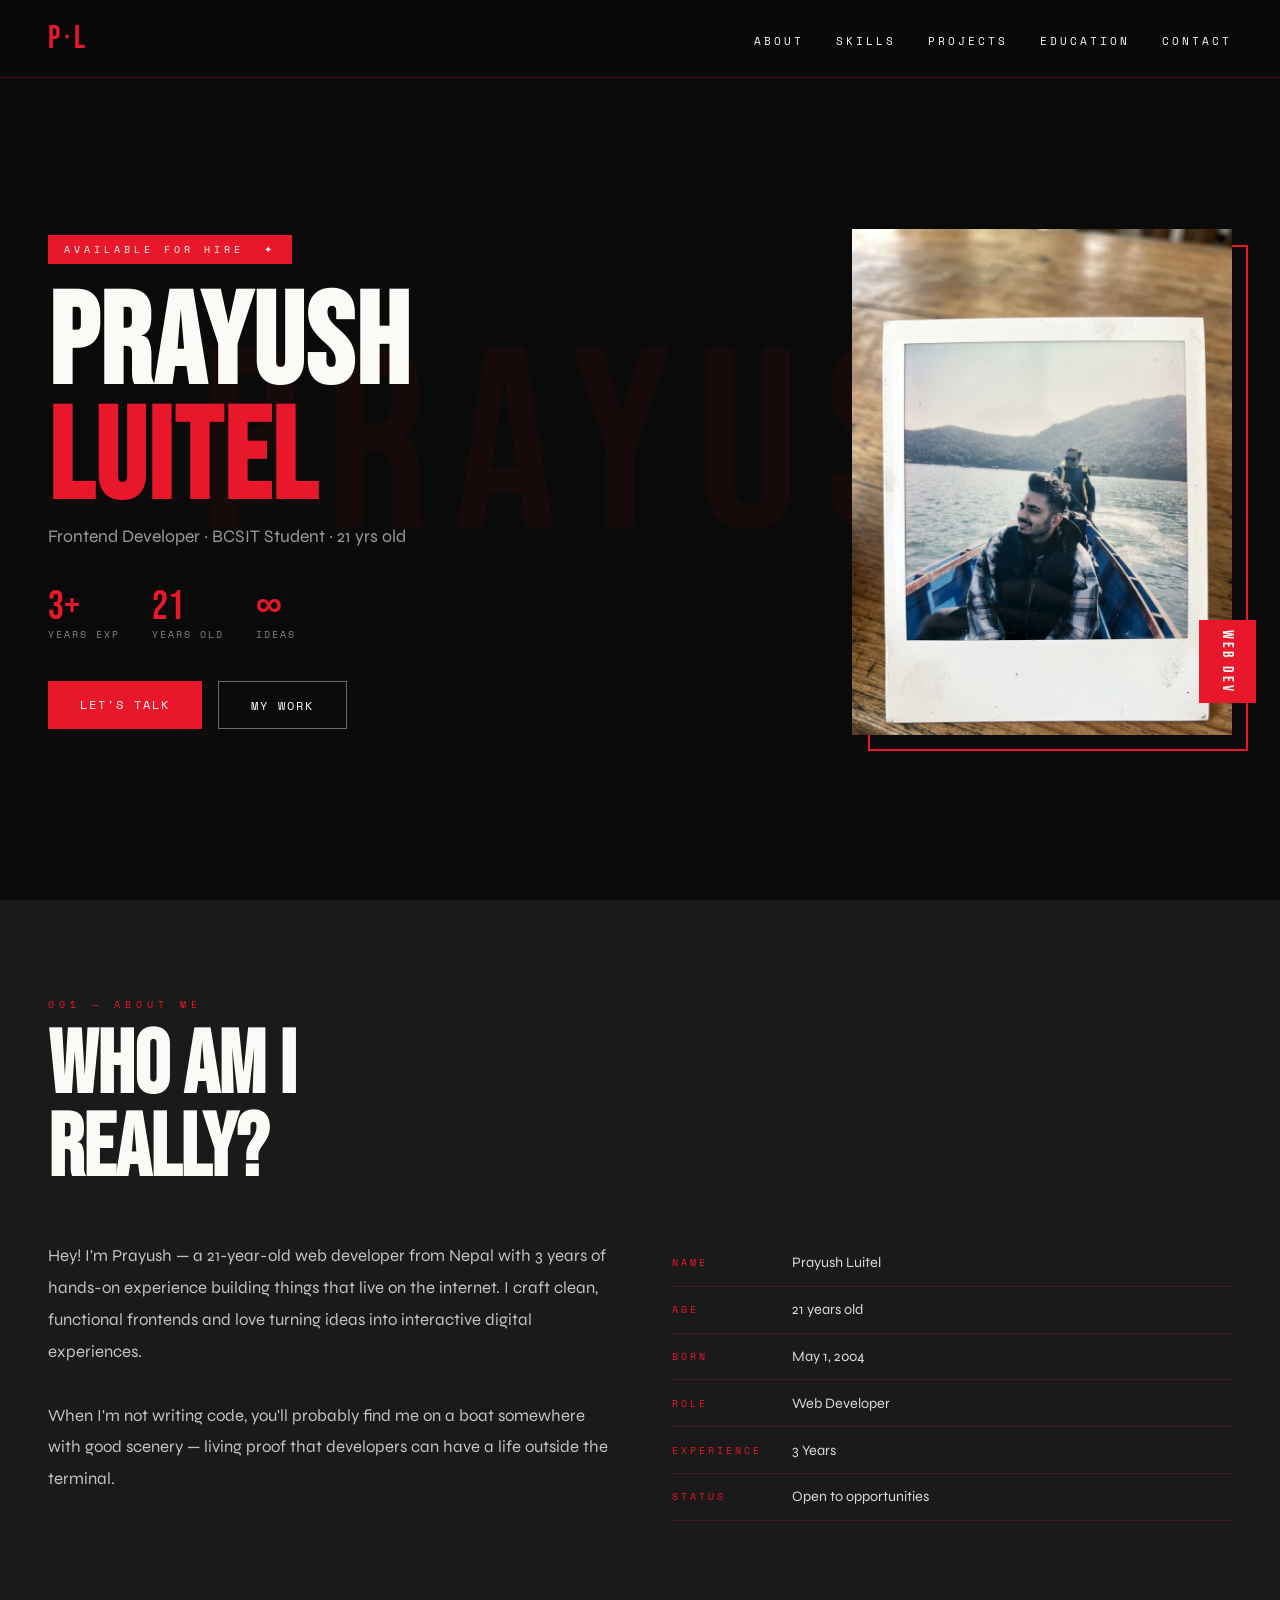
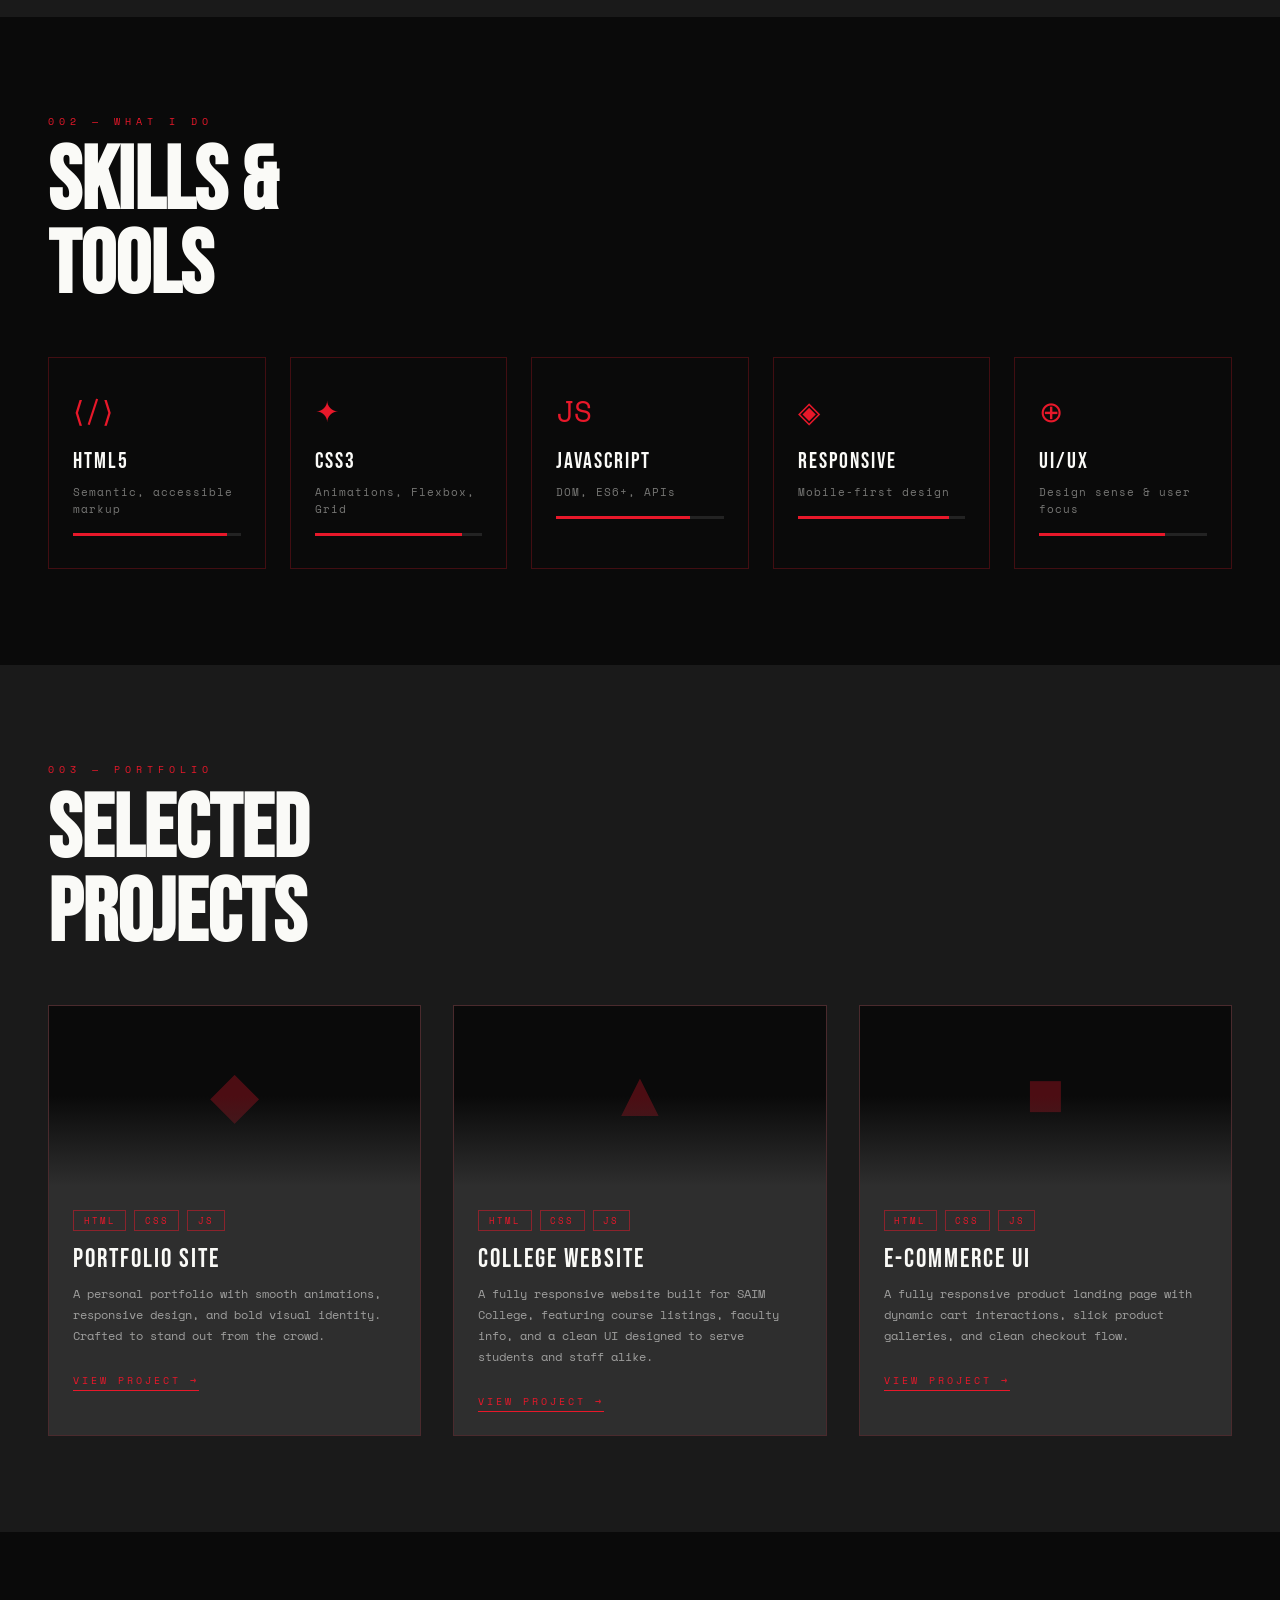
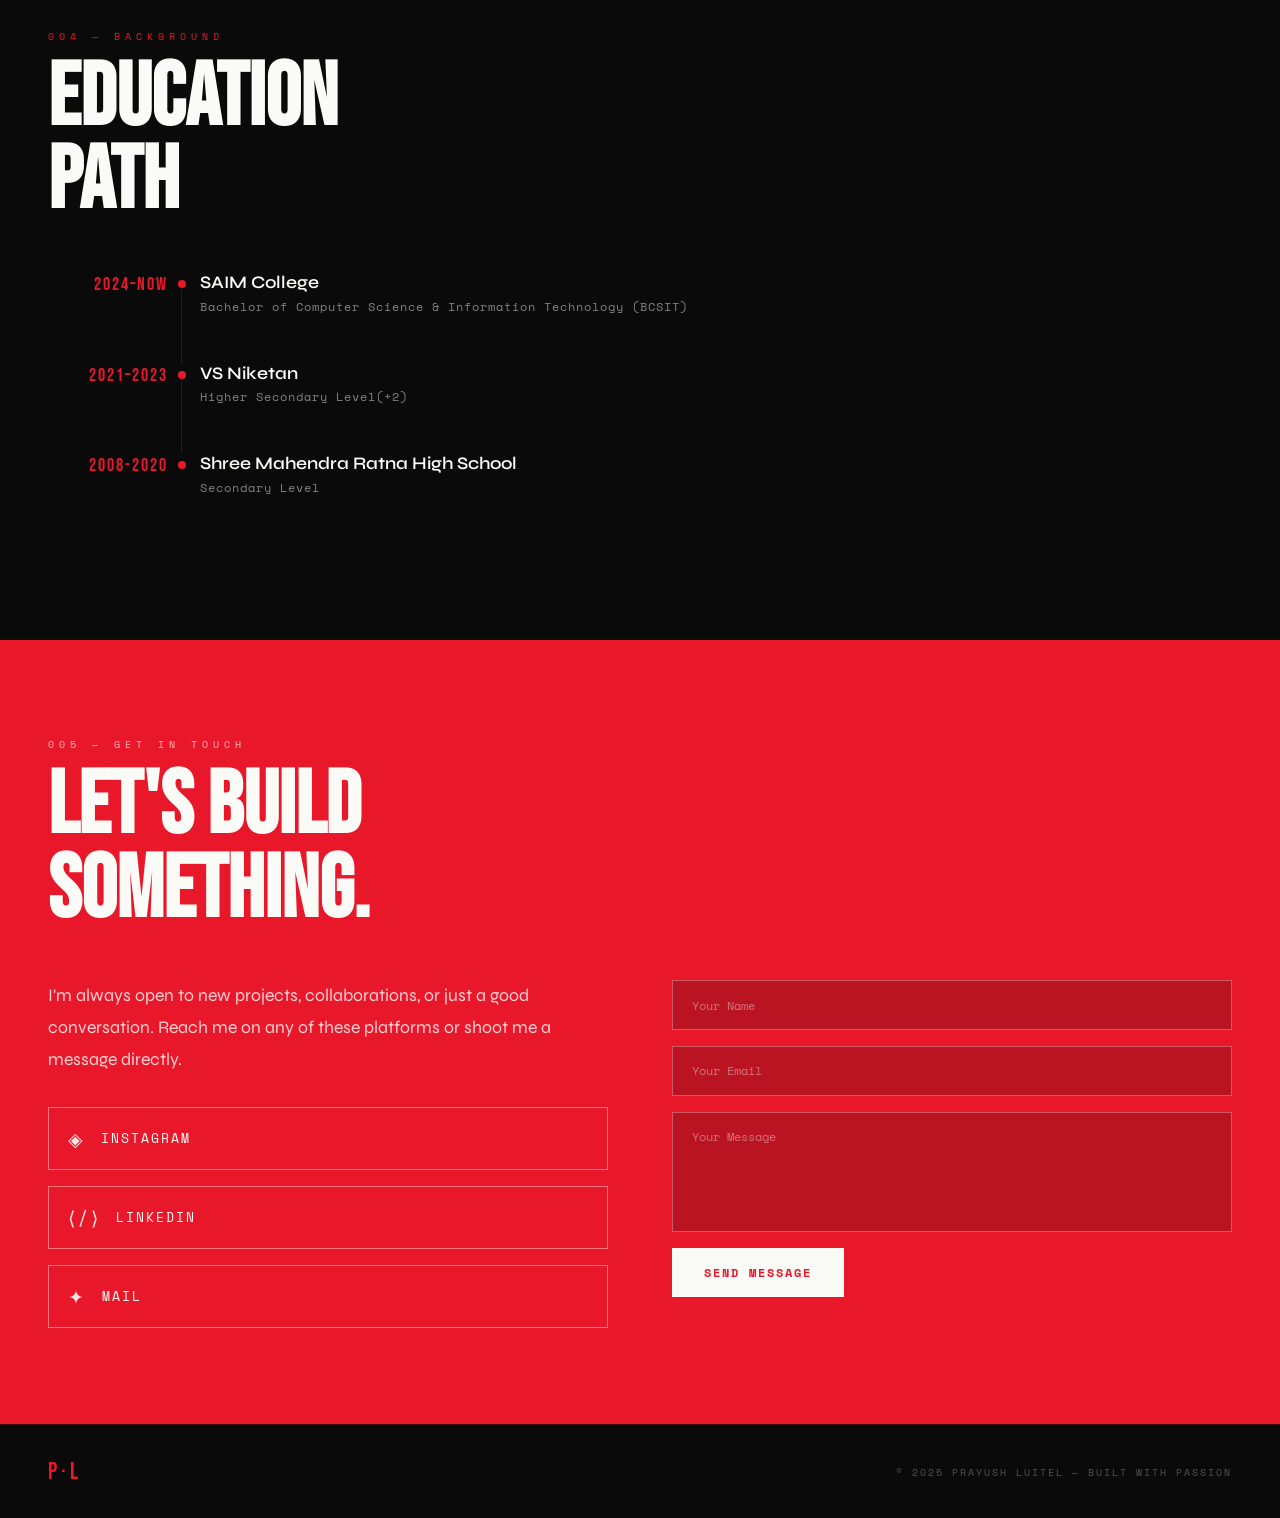
<file: index.html>
<!DOCTYPE html>
<html lang="en">
<head>
<meta charset="UTF-8">
<meta name="viewport" content="width=device-width, initial-scale=1.0">
<title>Prayush Luitel — Portfolio</title>
<link href="https://fonts.googleapis.com/css2?family=Bebas+Neue&family=Space+Mono:ital,wght@0,400;0,700;1,400&family=Syne:wght@400;600;800&display=swap" rel="stylesheet">
<style>

  /* =============================================
     RESET & BASE
     Removes default browser spacing on all elements
  ============================================= */
  *, *::before, *::after { margin: 0; padding: 0; box-sizing: border-box; }

  /* =============================================
     CSS VARIABLES (Design Tokens)
     Change these to retheme the whole site
  ============================================= */
  :root {
    --red: #E8182A;         /* primary accent color */
    --red-dark: #9B0F1B;    /* darker red for hover states */
    --red-light: #FF3347;   /* lighter red for hover states */
    --white: #FAFAF7;       /* slightly warm white */
    --off-white: #F0EEE8;   /* used for button hover */
    --black: #0A0A0A;       /* near-black background */
    --gray: #1A1A1A;        /* slightly lighter section bg */
    --gray-mid: #2E2E2E;    /* project card background */
  }

  /* =============================================
     GLOBAL DEFAULTS
  ============================================= */
  html { scroll-behavior: smooth; }

  body {
    background: var(--black);
    color: var(--white);
    font-family: 'Space Mono', monospace;
    overflow-x: hidden; /* prevents horizontal scroll */
  }

  /* Hide scrollbar across all browsers while keeping scroll functional */
  ::-webkit-scrollbar { display: none; }        /* Chrome, Safari */
  html { scrollbar-width: none; -ms-overflow-style: none; } /* Firefox, IE */

  /* =============================================
     NAVIGATION BAR
     Fixed at top, blurred background
  ============================================= */
  nav {
    position: fixed;
    top: 0; left: 0; right: 0;
    z-index: 100;
    display: flex;
    align-items: center;
    justify-content: space-between;
    padding: 1.2rem 3rem;
    border-bottom: 1px solid rgba(232,24,42,0.3);
    background: rgba(10,10,10,0.92);
    backdrop-filter: blur(8px); /* frosted glass effect */
  }

  /* Logo text in nav */
  .nav-logo {
    font-family: 'Bebas Neue', sans-serif;
    font-size: 2rem;
    color: var(--red);
    letter-spacing: 4px;
    text-decoration: none;
  }

  /* Nav link list */
  .nav-links {
    display: flex;
    gap: 2rem;
    list-style: none;
  }

  /* Individual nav links */
  .nav-links a {
    font-family: 'Space Mono', monospace;
    font-size: 0.7rem;
    letter-spacing: 3px;
    text-transform: uppercase;
    color: var(--white);
    text-decoration: none;
    padding-bottom: 4px;
    border-bottom: 2px solid transparent; /* invisible underline by default */
    transition: color 0.2s, border-color 0.2s;
  }

  .nav-links a:hover { color: var(--red); }

  /* Active nav link — red underline shows current section */
  .nav-links a.active {
    color: var(--red);
    border-bottom: 2px solid var(--red);
  }

  /* =============================================
     HERO SECTION
     Full viewport height landing area
  ============================================= */
  #hero {
    min-height: 100vh;
    display: flex;
    align-items: center;
    padding: 8rem 3rem 4rem;
    position: relative;
    overflow: hidden;
  }

  /* Large faded "PRAYUSH" background text */
  .hero-bg-text {
    position: absolute;
    top: 50%; left: 50%;
    transform: translate(-50%, -50%);
    font-family: 'Bebas Neue', sans-serif;
    font-size: clamp(8rem, 20vw, 18rem); /* scales with viewport */
    color: rgba(232,24,42,0.06);          /* very faint red */
    letter-spacing: 0.1em;
    white-space: nowrap;
    pointer-events: none;
    user-select: none;
    animation: drift 10s ease-in-out infinite alternate;
  }

  /* Slow side-to-side drift animation for bg text */
  @keyframes drift {
    0%   { transform: translate(-50%,-50%) translateX(-2%); }
    100% { transform: translate(-50%,-50%) translateX(2%); }
  }

  /* Two-column grid: left = text, right = photo */
  .hero-grid {
    display: grid;
    grid-template-columns: 1fr 1fr;
    gap: 4rem;
    align-items: center;
    width: 100%;
    max-width: 1200px;
    position: relative;
    z-index: 2;
  }

  /* Small red pill tag above the name */
  .hero-tag {
    display: inline-block;
    background: var(--red);
    color: var(--white);
    font-family: 'Space Mono', monospace;
    font-size: 0.65rem;
    letter-spacing: 4px;
    text-transform: uppercase;
    padding: 0.4rem 1rem;
    margin-bottom: 1.5rem;
    animation: slideIn 0.6s ease both;
  }

  /* Main name heading */
  .hero-name {
    font-family: 'Bebas Neue', sans-serif;
    font-size: clamp(4rem, 10vw, 8rem); /* responsive font size */
    line-height: 0.9;
    letter-spacing: 2px;
    margin-bottom: 0.5rem;
    animation: slideIn 0.7s 0.1s ease both;
  }

  .hero-name span { color: var(--red); } /* "LUITEL" in red */

  /* Subtitle below name */
  .hero-subtitle {
    font-family: 'Syne', sans-serif;
    font-size: 1.1rem;
    color: rgba(250,250,247,0.6);
    margin-bottom: 2.5rem;
    animation: slideIn 0.7s 0.2s ease both;
  }

  /* Slide up fade-in animation used across hero elements */
  @keyframes slideIn {
    from { opacity: 0; transform: translateY(30px); }
    to   { opacity: 1; transform: none; }
  }

  /* Row of 3 stat numbers (3+, 21, ∞) */
  .hero-stats {
    display: flex;
    gap: 2rem;
    margin-bottom: 2.5rem;
    animation: slideIn 0.7s 0.3s ease both;
  }

  .stat-item { text-align: left; }

  .stat-num {
    font-family: 'Bebas Neue', sans-serif;
    font-size: 2.5rem;
    color: var(--red);
    line-height: 1;
  }

  .stat-label {
    font-size: 0.6rem;
    letter-spacing: 2px;
    text-transform: uppercase;
    color: rgba(250,250,247,0.5);
  }

  /* CTA button row */
  .hero-btns {
    display: flex;
    gap: 1rem;
    animation: slideIn 0.7s 0.4s ease both;
  }

  /* =============================================
     BUTTONS
  ============================================= */

  /* Solid red button */
  .btn-primary {
    background: var(--red);
    color: var(--white);
    border: none;
    padding: 0.9rem 2rem;
    font-family: 'Space Mono', monospace;
    font-size: 0.75rem;
    letter-spacing: 2px;
    text-transform: uppercase;
    text-decoration: none;
    display: inline-block;
    transition: background 0.2s, transform 0.15s;
  }
  .btn-primary:hover { background: var(--red-light); transform: translateY(-2px); }

  /* Transparent button with white border */
  .btn-outline {
    background: transparent;
    color: var(--white);
    border: 1px solid rgba(250,250,247,0.4);
    padding: 0.9rem 2rem;
    font-family: 'Space Mono', monospace;
    font-size: 0.75rem;
    letter-spacing: 2px;
    text-transform: uppercase;
    text-decoration: none;
    display: inline-block;
    transition: border-color 0.2s, color 0.2s, transform 0.15s;
  }
  .btn-outline:hover { border-color: var(--red); color: var(--red); transform: translateY(-2px); }

  /* White button used in the contact section */
  .btn-white {
    background: var(--white);
    color: var(--red);
    border: none;
    padding: 1rem 2rem;
    font-family: 'Space Mono', monospace;
    font-size: 0.75rem;
    letter-spacing: 2px;
    text-transform: uppercase;
    font-weight: 700;
    transition: background 0.2s, transform 0.15s;
    align-self: flex-start;
  }
  .btn-white:hover { background: var(--off-white); transform: translateY(-2px); }

  /* =============================================
     HERO PHOTO
     Polaroid-style frame with red offset border
  ============================================= */
  .hero-right {
    position: relative;
    animation: slideIn 0.8s 0.3s ease both;
  }

  .photo-frame {
    position: relative;
    width: 380px;
    margin-left: auto;
  }

  /* Offset red border pseudo-element — creates the shadow frame effect */
  .photo-frame::before {
    content: '';
    position: absolute;
    top: 16px; left: 16px; right: -16px; bottom: -16px;
    border: 2px solid var(--red);
    z-index: 0;
  }

  .photo-frame img {
    width: 100%;
    aspect-ratio: 3/4;
    object-fit: cover;
    position: relative;
    z-index: 1;
    filter: grayscale(20%) contrast(1.1);
    display: block;
  }

  /* Vertical red label on the side of the photo */
  .photo-badge {
    position: absolute;
    bottom: 2rem; right: -1.5rem;
    z-index: 2;
    background: var(--red);
    color: var(--white);
    font-family: 'Bebas Neue', sans-serif;
    font-size: 1rem;
    letter-spacing: 3px;
    padding: 0.6rem 1.2rem;
    writing-mode: vertical-rl;   /* rotates text vertically */
    text-orientation: mixed;
  }

  /* =============================================
     SHARED SECTION STYLES
     Applied to all sections for consistent rhythm
  ============================================= */
  section { padding: 6rem 3rem; }

  /* Small red label above section titles e.g. "001 — About Me" */
  .section-label {
    font-family: 'Space Mono', monospace;
    font-size: 0.65rem;
    letter-spacing: 5px;
    text-transform: uppercase;
    color: var(--red);
    margin-bottom: 0.8rem;
  }

  /* Large display heading for each section */
  .section-title {
    font-family: 'Bebas Neue', sans-serif;
    font-size: clamp(3rem, 7vw, 5.5rem);
    line-height: 0.95;
    margin-bottom: 3rem;
  }

  /* =============================================
     ABOUT SECTION
  ============================================= */
  #about { background: var(--gray); }

  /* Two-column layout: bio text left, details right */
  .about-grid {
    display: grid;
    grid-template-columns: 1fr 1fr;
    gap: 4rem;
    align-items: start;
    max-width: 1200px;
  }

  .about-text {
    font-family: 'Syne', sans-serif;
    font-size: 1.05rem;
    line-height: 1.9;
    color: rgba(250,250,247,0.75);
  }

  /* Each row in the details table e.g. "Name | Prayush Luitel" */
  .detail-row {
    display: flex;
    border-bottom: 1px solid rgba(232,24,42,0.2);
    padding: 0.9rem 0;
  }

  .detail-key {
    font-size: 0.65rem;
    letter-spacing: 3px;
    text-transform: uppercase;
    color: var(--red);
    width: 120px;
    flex-shrink: 0; /* prevents key column from shrinking */
  }

  .detail-val {
    font-family: 'Syne', sans-serif;
    font-size: 0.9rem;
    color: rgba(250,250,247,0.85);
  }

  /* =============================================
     SKILLS SECTION
  ============================================= */
  #skills { background: var(--black); }

  /* Auto-fit grid — fills available space with cards */
  .skills-grid {
    display: grid;
    grid-template-columns: repeat(auto-fit, minmax(200px, 1fr));
    gap: 1.5rem;
    max-width: 1200px;
  }

  /* Individual skill card */
  .skill-card {
    border: 1px solid rgba(232,24,42,0.25);
    padding: 2rem 1.5rem;
    position: relative;
    overflow: hidden;
    transition: border-color 0.3s, transform 0.2s;
  }

  /* Red line that slides in from left on hover */
  .skill-card::before {
    content: '';
    position: absolute;
    bottom: 0; left: 0; right: 0;
    height: 3px;
    background: var(--red);
    transform: scaleX(0);
    transform-origin: left;
    transition: transform 0.3s ease;
  }

  .skill-card:hover { border-color: var(--red); transform: translateY(-4px); }
  .skill-card:hover::before { transform: scaleX(1); }

  .skill-icon { font-size: 1.8rem; margin-bottom: 1rem; color: var(--red); }

  .skill-name {
    font-family: 'Bebas Neue', sans-serif;
    font-size: 1.4rem;
    letter-spacing: 2px;
    margin-bottom: 0.4rem;
  }

  /* Progress bar track (background) */
  .skill-bar-wrap {
    width: 100%;
    height: 3px;
    background: rgba(255,255,255,0.1);
    margin-top: 1rem;
  }

  /* Progress bar fill — width is set by JS on scroll */
  .skill-bar {
    height: 3px;
    background: var(--red);
    width: 0;
    transition: width 1s ease;
  }

  .skill-desc {
    font-size: 0.7rem;
    color: rgba(250,250,247,0.45);
    margin-top: 0.5rem;
    letter-spacing: 1px;
  }

  /* =============================================
     PROJECTS SECTION
  ============================================= */
  #projects { background: var(--gray); }

  .projects-grid {
    display: grid;
    grid-template-columns: repeat(auto-fit, minmax(320px, 1fr));
    gap: 2rem;
    max-width: 1200px;
  }

  /* Project card container */
  .project-card {
    background: var(--gray-mid);
    border: 1px solid rgba(232,24,42,0.15);
    overflow: hidden;
    transition: transform 0.3s, border-color 0.3s;
  }

  .project-card:hover { transform: translateY(-6px); border-color: var(--red); }

  /* Top image/icon area of each card */
  .project-img {
    height: 180px;
    background: var(--black);
    display: flex;
    align-items: center;
    justify-content: center;
    font-family: 'Bebas Neue', sans-serif;
    font-size: 4rem;
    color: rgba(232,24,42,0.3);
    position: relative;
    overflow: hidden;
  }

  /* Gradient overlay fading the icon into the card body */
  .project-img::after {
    content: '';
    position: absolute; inset: 0;
    background: linear-gradient(to bottom, transparent 50%, rgba(46,46,46,1) 100%);
  }

  .project-body { padding: 1.5rem; }

  /* Tech tag row e.g. HTML / CSS / JS */
  .project-tags {
    display: flex;
    gap: 0.5rem;
    flex-wrap: wrap;
    margin-bottom: 0.8rem;
  }

  .tag {
    font-size: 0.55rem;
    letter-spacing: 2px;
    text-transform: uppercase;
    padding: 0.2rem 0.6rem;
    border: 1px solid rgba(232,24,42,0.5);
    color: var(--red);
  }

  .project-title {
    font-family: 'Bebas Neue', sans-serif;
    font-size: 1.6rem;
    letter-spacing: 2px;
    margin-bottom: 0.5rem;
  }

  .project-desc {
    font-size: 0.78rem;
    color: rgba(250,250,247,0.55);
    line-height: 1.7;
    margin-bottom: 1.2rem;
  }

  /* "View Project →" link at bottom of card */
  .project-link {
    font-size: 0.65rem;
    letter-spacing: 3px;
    text-transform: uppercase;
    color: var(--red);
    text-decoration: none;
    border-bottom: 1px solid var(--red);
    padding-bottom: 2px;
    transition: color 0.2s;
  }
  .project-link:hover { color: var(--red-light); }

  /* =============================================
     EDUCATION SECTION
     Vertical timeline layout
  ============================================= */
  #education { background: var(--black); }

  .edu-timeline { max-width: 800px; }

  /* Each education entry: year on left, details on right */
  .edu-item {
    display: grid;
    grid-template-columns: 120px 1fr;
    gap: 2rem;
    margin-bottom: 3rem;
    position: relative;
  }

  /* Vertical red line connecting timeline entries */
  .edu-item::before {
    content: '';
    position: absolute;
    left: 133px; top: 8px; bottom: -3rem;
    width: 1px;
    background: rgba(232,24,42,0.3);
  }

  /* Remove the line after the last entry */
  .edu-item:last-child::before { display: none; }

  /* Year label e.g. "2022–NOW" */
  .edu-year {
    font-family: 'Bebas Neue', sans-serif;
    font-size: 1.1rem;
    letter-spacing: 2px;
    color: var(--red);
    padding-top: 2px;
    text-align: right;
  }

  /* Red circle dot on the timeline */
  .edu-dot {
    position: absolute;
    left: 128px; top: 6px;
    width: 12px; height: 12px;
    border-radius: 50%;
    background: var(--red);
    border: 2px solid var(--black); /* punches out the bg so dot floats */
  }

  .edu-school {
    font-family: 'Syne', sans-serif;
    font-size: 1.1rem;
    font-weight: 600;
    margin-bottom: 0.3rem;
  }

  .edu-degree {
    font-size: 0.75rem;
    color: rgba(250,250,247,0.5);
    letter-spacing: 1px;
  }

  /* =============================================
     CONTACT SECTION
     Red background — inverted colors
  ============================================= */
  #contact { background: var(--red); }

  /* Override section label and title colors for red bg */
  #contact .section-label { color: rgba(255,255,255,0.7); }
  #contact .section-title { color: var(--white); }

  /* Two-column: social links left, form right */
  .contact-grid {
    display: grid;
    grid-template-columns: 1fr 1fr;
    gap: 4rem;
    max-width: 1200px;
    align-items: start;
  }

  .contact-text {
    font-family: 'Syne', sans-serif;
    font-size: 1.1rem;
    line-height: 1.8;
    color: rgba(255,255,255,0.8);
    margin-bottom: 2rem;
  }

  /* Social link buttons (Instagram, LinkedIn, Gmail) */
  .social-links { display: flex; flex-direction: column; gap: 1rem; }

  .social-link {
    display: flex;
    align-items: center;
    gap: 1rem;
    color: var(--white);
    text-decoration: none;
    font-size: 0.8rem;
    letter-spacing: 2px;
    text-transform: uppercase;
    padding: 1rem 1.2rem;
    border: 1px solid rgba(255,255,255,0.4);
    transition: background 0.2s, transform 0.15s;
  }
  .social-link:hover { background: rgba(255,255,255,0.15); transform: translateX(6px); }

  .social-icon { font-size: 1.2rem; opacity: 0.9; }

  /* Contact form fields */
  .contact-form { display: flex; flex-direction: column; gap: 1rem; }

  .contact-form input,
  .contact-form textarea {
    background: rgba(0,0,0,0.2);
    border: 1px solid rgba(255,255,255,0.3);
    color: var(--white);
    padding: 0.9rem 1.2rem;
    font-family: 'Space Mono', monospace;
    font-size: 0.78rem;
    outline: none;
    transition: border-color 0.2s;
    resize: none;
  }

  .contact-form input::placeholder,
  .contact-form textarea::placeholder { color: rgba(255,255,255,0.4); }

  .contact-form input:focus,
  .contact-form textarea:focus { border-color: var(--white); }

  .contact-form textarea { height: 120px; }

  /* =============================================
     FOOTER
  ============================================= */
  footer {
    background: var(--black);
    padding: 2rem 3rem;
    display: flex;
    align-items: center;
    justify-content: space-between;
    border-top: 1px solid rgba(232,24,42,0.2);
  }

  .footer-logo {
    font-family: 'Bebas Neue', sans-serif;
    font-size: 1.5rem;
    color: var(--red);
    letter-spacing: 4px;
  }

  .footer-copy {
    font-size: 0.65rem;
    letter-spacing: 2px;
    color: rgba(250,250,247,0.3);
    text-transform: uppercase;
  }

  /* =============================================
     TOAST NOTIFICATION
     Pops up bottom-right when form is submitted
  ============================================= */
  .toast {
    position: fixed;
    bottom: 2rem; right: 2rem;
    background: var(--white);
    color: var(--black);
    font-family: 'Space Mono', monospace;
    font-size: 0.75rem;
    letter-spacing: 1px;
    padding: 0.8rem 1.5rem;
    z-index: 9998;
    transform: translateY(100px); /* hidden below screen by default */
    opacity: 0;
    transition: all 0.4s cubic-bezier(0.34,1.56,0.64,1); /* bouncy entrance */
    border-left: 4px solid var(--red);
  }

  /* Visible state toggled by JS */
  .toast.show { transform: translateY(0); opacity: 1; }

  /* =============================================
     SCROLL REVEAL ANIMATION
     Elements start invisible and slide up into view
  ============================================= */
  .reveal {
    opacity: 0;
    transform: translateY(40px);
    transition: opacity 0.7s ease, transform 0.7s ease;
  }

  /* JS adds this class when element enters viewport */
  .reveal.visible { opacity: 1; transform: none; }

  /* =============================================
     RESPONSIVE — MOBILE
     Stacks columns on small screens
  ============================================= */
  @media (max-width: 768px) {
    nav { padding: 1rem 1.5rem; }
    .nav-links { gap: 1rem; }

    #hero { padding: 7rem 1.5rem 3rem; }

    /* Stack hero to single column on mobile */
    .hero-grid { grid-template-columns: 1fr; gap: 2rem; }
    .hero-right { display: flex; justify-content: center; }
    .photo-frame { width: 280px; margin: 0; }

    /* Stack about and contact grids */
    .about-grid, .contact-grid { grid-template-columns: 1fr; gap: 2rem; }

    section { padding: 4rem 1.5rem; }
  }

</style>
</head>
<body>

<div class="toast" id="toast"></div>

<nav>
  <a class="nav-logo" href="#hero">P·L</a>
  <ul class="nav-links">
    <li><a href="#about">About</a></li>
    <li><a href="#skills">Skills</a></li>
    <li><a href="#projects">Projects</a></li>
    <li><a href="#education">Education</a></li>
    <li><a href="#contact">Contact</a></li>
  </ul>
</nav>

<section id="hero">
  <div class="hero-bg-text">PRAYUSH</div>
  <div class="hero-grid">
    <div class="hero-left">
      <div class="hero-tag">Available for hire &nbsp;✦</div>
      <h1 class="hero-name">PRAYUSH<br><span>LUITEL</span></h1>
      <p class="hero-subtitle">Frontend Developer · BCSIT Student · 21 yrs old</p>
      <div class="hero-stats">
        <div class="stat-item"><div class="stat-num">3+</div><div class="stat-label">Years Exp</div></div>
        <div class="stat-item"><div class="stat-num">21</div><div class="stat-label">Years Old</div></div>
        <div class="stat-item"><div class="stat-num">∞</div><div class="stat-label">Ideas</div></div>
      </div>
      <div class="hero-btns">
        <a class="btn-primary" href="#contact">Let's Talk</a>
        <a class="btn-outline" href="#projects">My Work</a>
      </div>
    </div>
    <div class="hero-right">
      <div class="photo-frame">
        <!-- <img id="heroPhoto" alt="Prayush Luitel on a boat" /> -->
         <img src="Prayush_on_a_boat.png" alt="Prayush Luitel on a boat">
        <div class="photo-badge">WEB DEV</div>
      </div>
    </div>
  </div>
</section>

<section id="about">
  <div class="section-label">001 — About Me</div>
  <h2 class="section-title reveal">WHO AM I<br>REALLY?</h2>
  <div class="about-grid reveal">
    <div>
      <p class="about-text">
        Hey! I'm Prayush — a 21-year-old web developer from Nepal with 3 years of hands-on experience building things that live on the internet. I craft clean, functional frontends and love turning ideas into interactive digital experiences.<br><br>
        When I'm not writing code, you'll probably find me on a boat somewhere with good scenery — living proof that developers can have a life outside the terminal.
      </p>
    </div>
    <div>
      <div class="detail-row"><span class="detail-key">Name</span><span class="detail-val">Prayush Luitel</span></div>
      <div class="detail-row"><span class="detail-key">Age</span><span class="detail-val">21 years old</span></div>
      <div class="detail-row"><span class="detail-key">Born</span><span class="detail-val">May 1, 2004</span></div>
      <div class="detail-row"><span class="detail-key">Role</span><span class="detail-val">Web Developer</span></div>
      <div class="detail-row"><span class="detail-key">Experience</span><span class="detail-val">3 Years</span></div>
      <div class="detail-row"><span class="detail-key">Status</span><span class="detail-val">Open to opportunities</span></div>
    </div>
  </div>
</section>

<section id="skills">
  <div class="section-label">002 — What I Do</div>
  <h2 class="section-title reveal">SKILLS &<br>TOOLS</h2>
  <div class="skills-grid">
    <div class="skill-card reveal"><div class="skill-icon">⟨/⟩</div><div class="skill-name">HTML5</div><div class="skill-desc">Semantic, accessible markup</div><div class="skill-bar-wrap"><div class="skill-bar" data-width="92"></div></div></div>
    <div class="skill-card reveal"><div class="skill-icon">✦</div><div class="skill-name">CSS3</div><div class="skill-desc">Animations, Flexbox, Grid</div><div class="skill-bar-wrap"><div class="skill-bar" data-width="88"></div></div></div>
    <div class="skill-card reveal"><div class="skill-icon">JS</div><div class="skill-name">JavaScript</div><div class="skill-desc">DOM, ES6+, APIs</div><div class="skill-bar-wrap"><div class="skill-bar" data-width="80"></div></div></div>
    <div class="skill-card reveal"><div class="skill-icon">◈</div><div class="skill-name">Responsive</div><div class="skill-desc">Mobile-first design</div><div class="skill-bar-wrap"><div class="skill-bar" data-width="90"></div></div></div>
    <div class="skill-card reveal"><div class="skill-icon">⊕</div><div class="skill-name">UI/UX</div><div class="skill-desc">Design sense & user focus</div><div class="skill-bar-wrap"><div class="skill-bar" data-width="75"></div></div></div>
    <!-- <div class="skill-card reveal"><div class="skill-icon">⌥</div><div class="skill-name">Git</div><div class="skill-desc">Version control & collab</div><div class="skill-bar-wrap"><div class="skill-bar" data-width="82"></div></div></div> -->
  </div>
</section>

<section id="projects">
  <div class="section-label">003 — Portfolio</div>
  <h2 class="section-title reveal">SELECTED<br>PROJECTS</h2>
  <div class="projects-grid">
    <div class="project-card reveal">
      <div class="project-img">&#9670;</div>
      <div class="project-body">
        <div class="project-tags"><span class="tag">HTML</span><span class="tag">CSS</span><span class="tag">JS</span></div>
        <div class="project-title">PORTFOLIO SITE</div>
        <p class="project-desc">A personal portfolio with smooth animations, responsive design, and bold visual identity. Crafted to stand out from the crowd.</p>
        <a href="https://irlprayushluitel.github.io/Portfolio/" class="project-link">View Project →</a>
      </div>
    </div>
    <div class="project-card reveal">
      <div class="project-img">&#9650;</div>
      <div class="project-body">
        <div class="project-tags"><span class="tag">HTML</span><span class="tag">CSS</span><span class="tag">JS</span></div>
        <div class="project-title">College Website</div>
        <p class="project-desc">A fully responsive website built for SAIM College, featuring course listings, faculty info, and a clean UI designed to serve students and staff alike.</p>
        <a href="Project I/public/Home.html" class="project-link" target="_blank">View Project →</a>
      </div>
    </div>
    <div class="project-card reveal">
      <div class="project-img">&#9632;</div>
      <div class="project-body">
        <div class="project-tags"><span class="tag">HTML</span><span class="tag">CSS</span><span class="tag">JS</span></div>
        <div class="project-title">E-COMMERCE UI</div>
        <p class="project-desc">A fully responsive product landing page with dynamic cart interactions, slick product galleries, and clean checkout flow.</p>
        <a href="#contact" class="project-link">View Project →</a>
      </div>
    </div>
  </div>
</section>

<section id="education">
  <div class="section-label">004 — Background</div>
  <h2 class="section-title reveal">EDUCATION<br>PATH</h2>
  <div class="edu-timeline">
    <div class="edu-item reveal">
      <div class="edu-year">2024–NOW</div>
      <div class="edu-dot"></div>
      <div><div class="edu-school">SAIM College</div><div class="edu-degree">Bachelor of Computer Science & Information Technology (BCSIT)</div></div>
    </div>
    <div class="edu-item reveal">
      <div class="edu-year">2021–2023</div>
      <div class="edu-dot"></div>
      <div><div class="edu-school">VS Niketan</div><div class="edu-degree">Higher Secondary Level(+2)</div></div>
    </div>
    <div class="edu-item reveal">
      <div class="edu-year">2008-2020</div>
      <div class="edu-dot"></div>
      <div><div class="edu-school">Shree Mahendra Ratna High School</div><div class="edu-degree">Secondary Level</div></div>
    </div>
  </div>
</section>

<section id="contact">
  <div class="section-label">005 — Get in Touch</div>
  <h2 class="section-title reveal">LET'S BUILD<br>SOMETHING.</h2>
  <div class="contact-grid">
    <div class="reveal">
      <p class="contact-text">I'm always open to new projects, collaborations, or just a good conversation. Reach me on any of these platforms or shoot me a message directly.</p>
      <div class="social-links">
        <a href="https://www.instagram.com/xgoodkidmadcity/" target="_blank" class="social-link"><span class="social-icon">◈</span> Instagram</a>
        <a href="https://www.linkedin.com/in/prayushluitel/" target="_blank" class="social-link"><span class="social-icon">⟨/⟩</span> LinkedIn</a>
        <a href="mailto:prayushluitel2016@gmail.com" class="social-link"><span class="social-icon">✦</span> Mail</a>
      </div>
    </div>
    <div class="reveal">
      <div class="contact-form">
        <input type="text" id="fname" placeholder="Your Name" />
        <input type="email" id="femail" placeholder="Your Email" />
        <textarea id="fmsg" placeholder="Your Message"></textarea>
        <button class="btn-white" id="send-btn">Send Message</button>
      </div>
    </div>
  </div>
</section>

<footer>
  <div class="footer-logo">P·L</div>
  <div class="footer-copy">© 2025 Prayush Luitel — Built with passion</div>
</footer>

<!-- <script>
document.getElementById('heroPhoto').src = '[data-uri]';
</script> -->

<script>
const sections = document.querySelectorAll('section[id]');
const navLinks = document.querySelectorAll('.nav-links a');
function updateActiveNav() {
  let current = '';
  sections.forEach(sec => {
    const top = sec.offsetTop - 100;
    if (window.scrollY >= top) current = sec.getAttribute('id');
  });
  navLinks.forEach(a => {
    a.classList.remove('active');
    if (a.getAttribute('href') === '#' + current) a.classList.add('active');
  });
}
window.addEventListener('scroll', updateActiveNav);
updateActiveNav();

function showToast(msg) {
  const t = document.getElementById('toast');
  t.textContent = msg;
  t.classList.add('show');
  setTimeout(() => t.classList.remove('show'), 3000);
}

document.getElementById('send-btn').addEventListener('click', () => {
  const name = document.getElementById('fname').value.trim();
  const email = document.getElementById('femail').value.trim();
  const msg = document.getElementById('fmsg').value.trim();
  if (!name || !email || !msg) { showToast('Please fill all fields!'); return; }
  const subject = encodeURIComponent('Portfolio Inquiry from ' + name);
  const body = encodeURIComponent('Hi Prayush,\n\n' + msg + '\n\nFrom: ' + name + '\nEmail: ' + email);
  window.open('mailto:prayushluitel2016@gmail.com?subject=' + subject + '&body=' + body);
  showToast('Opening your mail app...');
});

const observer = new IntersectionObserver(entries => {
  entries.forEach(e => {
    if (e.isIntersecting) {
      e.target.classList.add('visible');
      e.target.querySelectorAll('.skill-bar').forEach(b => { b.style.width = b.dataset.width + '%'; });
    }
  });
}, { threshold: 0.15 });
document.querySelectorAll('.reveal').forEach(el => observer.observe(el));
</script>
</body>
</html>
</file>
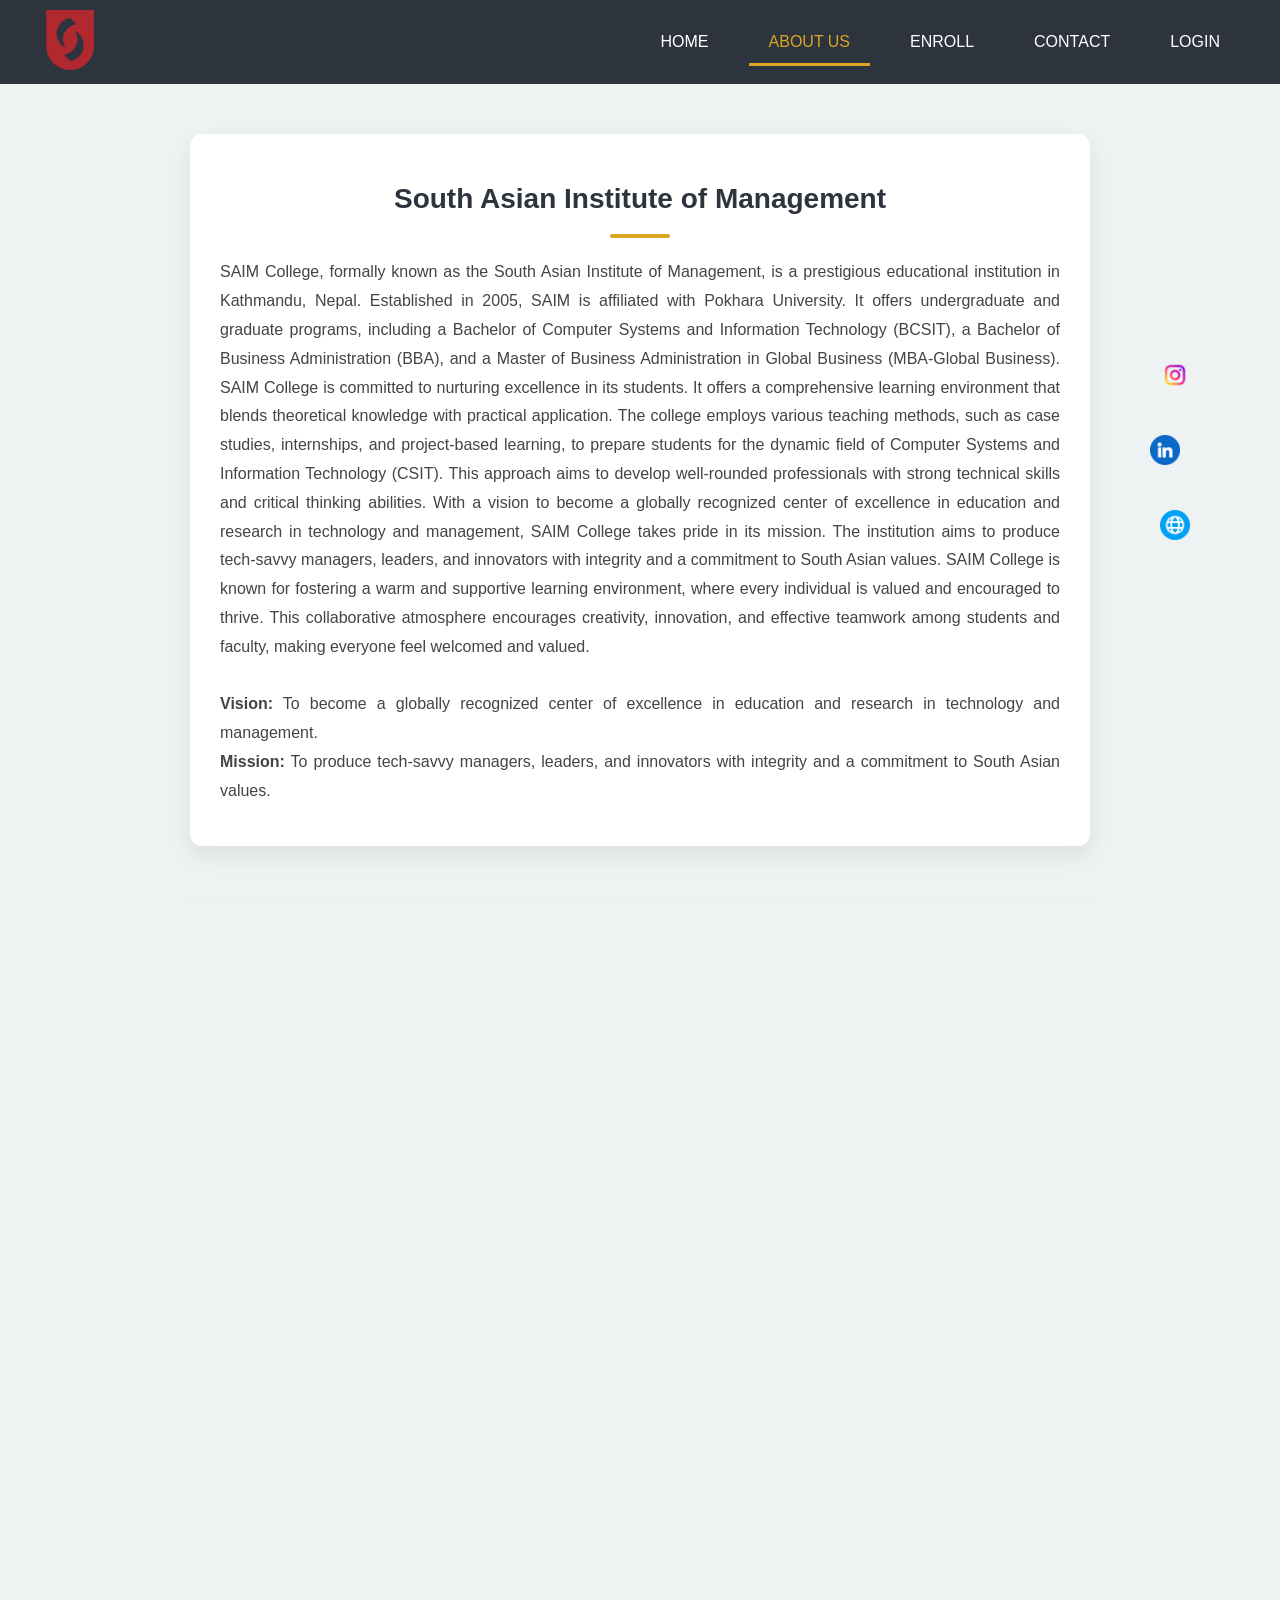
<file: Project I/public/About.html>
<!DOCTYPE html>
<html lang="en">
<head>
  <meta charset="UTF-8" />
  <meta name="viewport" content="width=device-width, initial-scale=1.0" />
  <link rel="stylesheet" href="About.css" />
  <title>About Us</title>
</head>
<body>

  <!-- NAVIGATION BAR -->
  <nav>
    <div class="nav-container">
      <div class="logo-nav">
        <a href="Home.html"><img class="logo" src="logo.png" alt="Logo" /></a>
      </div>
      <div class="hamburger" id="hamburger">&#9776;</div>
      <div class="nav-links" id="navLinks">
        <a href="Home.html">HOME</a>
        <a href="About.html" class="active">ABOUT US</a>
        <a href="Enroll.html">ENROLL</a>
        <a href="Contact.html">CONTACT</a>
        <a href="Login.html">LOGIN</a>
      </div>
    </div>
  </nav>

  <!-- COLLEGE INTRO -->
  <div class="clgintro" id="clgintro">
    <h2 id="collegeName"></h2>
    <p id="overview"></p>
    <br />
    <p><strong>Vision:</strong> <span id="vision"></span></p>
    <p><strong>Mission:</strong> <span id="mission"></span></p>
  </div>

  <!-- COURSES SECTION -->
  <div class="courses" id="coursesContainer"></div>

  <!-- FOOTER -->
  <footer>
    <div class="footer-content">
      <div class="footer-left" id="location">📍</div>
      <a href="Contact.html" class="contact-btn">Contact Us</a>
      <div class="footer-right" id="contactNumbers"></div>
    </div>
  </footer>

  <!-- SOCIAL MEDIA ICONS -->
  <div class="social-container">
    <div class="social-icons" id="socialIcons"></div>
    <button class="toggle-rectangle" id="toggleSocial">
      <img src="toggle-icon.png" alt="Toggle Links" />
    </button>
  </div>

  <!-- JS LOGIC -->
  <script>
    // Hamburger Menu
    document.getElementById("hamburger").addEventListener("click", () => {
      document.getElementById("navLinks").classList.toggle("show");
    });

    document.querySelectorAll("#navLinks a").forEach(link => {
      link.addEventListener("click", () => {
        document.getElementById("navLinks").classList.remove("show");
      });
    });

    
//fetch about data
fetch("about_data.json")
  .then(res => res.json())
  .then(data => {
    const college = data.college;

    // Populate basic info
    document.getElementById("collegeName").textContent = college.name;
    document.getElementById("overview").textContent = college.overview;
    document.getElementById("vision").textContent = college.vision;
    document.getElementById("mission").textContent = college.mission;

    // Footer
    document.getElementById("location").textContent = "📍 " + college.location;
    document.getElementById("contactNumbers").innerHTML =
      "📞 " + college.contact.phone.join("<br>📞 ");

    // Courses
    const courseSection = document.getElementById("coursesContainer");
    data.courses.forEach(course => {
      const card = document.createElement("div");
      card.className = "course-card";
      card.id = course.id;
      card.innerHTML = `<h3>${course.name}</h3><p>${course.description}</p>`;
      courseSection.appendChild(card);
    });

    // Social Icons
    const socialIcons = document.getElementById("socialIcons");
    const icons = {
      instagram: "instagram.png",
      linkedin: "linkedin.png",
      official_website: "website.png"
    };
    for (const [platform, url] of Object.entries(data.social_links)) {
      const link = document.createElement("a");
      link.href = url;
      link.target = "_blank";
      link.className = "social-icon " + platform;

      const img = document.createElement("img");
      img.src = icons[platform];
      img.alt = platform.charAt(0).toUpperCase() + platform.slice(1);
      link.appendChild(img);
      socialIcons.appendChild(link);
    }

    // ✅ SCROLL to course AFTER cards are added
    const courseId = new URLSearchParams(window.location.search).get("course");
    if (courseId) {
      const courseCard = document.getElementById(courseId);
      if (courseCard) {
        courseCard.scrollIntoView({ behavior: "smooth", block: "center" });
        courseCard.style.background = "#fff8e1";
        courseCard.style.boxShadow = "0 0 10px rgba(0,0,0,0.3)";
        setTimeout(() => {
          courseCard.style.background = "";
          courseCard.style.boxShadow = "";
        }, 3000);
      }
    }
  })
  .catch(err => console.error("Error loading JSON:", err));

    // Social animation
    document.addEventListener("DOMContentLoaded", function () {
      const toggleBtn = document.getElementById("toggleSocial");
      const icons = document.getElementById("socialIcons");

      if (!toggleBtn || !icons) return;

      let visible = false;

      setTimeout(() => {
        icons.classList.add("show");
        setTimeout(() => {
          icons.classList.remove("show");
          toggleBtn.style.display = "flex";
        }, 1500);
      }, 1000);

      toggleBtn.addEventListener("click", () => {
        visible = !visible;
        icons.classList.toggle("show");
        toggleBtn.classList.toggle("open", visible);
      });
    });
  </script>

</body>
</html>
</file>
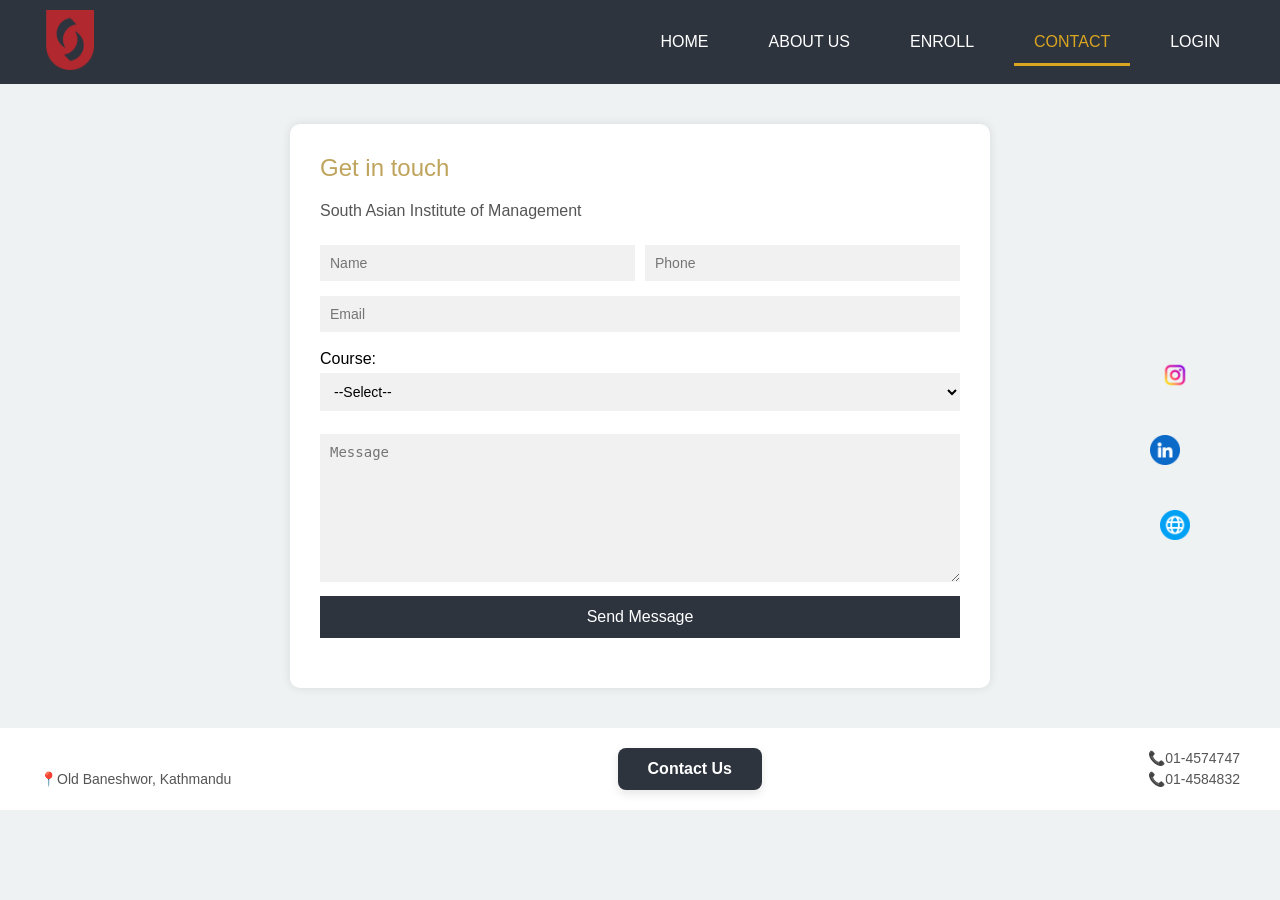
<file: Project I/public/Contact.html>
<!DOCTYPE html>
<html lang="en">
<head>
    <meta charset="UTF-8">
    <meta name="viewport" content="width=device-width, initial-scale=1.0">
    <title>Contact</title>
    <link rel="stylesheet" href="Contact.css">
</head>
<body>
  
  <nav>
  <div class="nav-container">
    <div class="logo-nav">
    <a href="Home.html">
    <img class="logo" src="logo.png" alt="Logo" />
    </a>
    </div>

    <div class="hamburger" id="hamburger">&#9776;</div>
    <div class="nav-links" id="navLinks">
      <a href="Home.html" >HOME</a>
      <a href="About.html" >ABOUT US</a>
      <a href="Enroll.html">ENROLL</a>
      <a href="Contact.html" class="active">CONTACT</a>
      <a href="Login.html">LOGIN</a>
    </div>
  </div>
</nav>

<div class="contact-form">
  <h2>Get in touch</h2>
  <p>South Asian Institute of Management</p>

  <form id="enquiryForm">
    <div class="row">
      <input type="text" id="name" name="name" placeholder="Name" required />
      <input type="tel" id="phone" name="phone" placeholder="Phone" required />
    </div>

    <input type="email" id="email" name="email" placeholder="Email" required />
    <br /><br />

    <label for="course">Course:</label>
    <select id="course" name="course" required>
      <option value="">--Select--</option>
      <option value="BCSIT">BCSIT</option>
      <option value="BBA">BBA</option>
      <option value="BCA">BCA</option>
    </select>
    <span class="error" id="courseError"></span>
    <br /><br />

    <textarea id="msg" name="message" rows="8" placeholder="Message" required></textarea>

    <button type="submit">Send Message</button>
    
    <p id="message" style="color: red; margin-top: 10px;"></p>
  </form>
</div>


<footer>
  <div class="footer-content">
    <div class="footer-left"> 📍Old Baneshwor, Kathmandu </div>

    <a href="Contact.html" class="contact-btn">Contact Us</a>

    <div class="footer-right">📞01-4574747 <br> 📞01-4584832 </div>
  </div>
</footer>

<!-- // Social media icons -->
<div class="social-container">
  <div class="social-icons" id="socialIcons">
    <a href="https://www.instagram.com/saimcollege/" target="_blank" class="social-icon instagram">
      <img src="instagram.png" alt="Instagram" />
    </a>
    <a href="https://www.linkedin.com/company/saim-college/" target="_blank" class="social-icon linkedin">
      <img src="linkedin.png" alt="LinkedIn" />
    </a>
    <a href="https://saim.edu.np/" target="_blank" class="social-icon website">
      <img src="website.png" alt="Website" />
    </a>
  </div>
  <button class="toggle-rectangle" id="toggleSocial">
    <img src="toggle-icon.png" alt="Toggle Links" />
  </button>
</div>

<script>

  // Hamburger functionality
      const hamburger = document.getElementById("hamburger");
      const navLinks = document.getElementById("navLinks");
      const links = navLinks.querySelectorAll("a");

      hamburger.addEventListener("click", () => {
        navLinks.classList.toggle("show");
      });

      links.forEach((link) => {
        link.addEventListener("click", () => {
          navLinks.classList.remove("show");
        });
      });


      
  // Enquiry form functionality
  document.addEventListener("DOMContentLoaded", () => {
    const form = document.getElementById("enquiryForm");
    const messageDisplay = document.getElementById("message");

    form.addEventListener("submit", function (e) {
      e.preventDefault();

      const name = document.getElementById("name").value.trim();
      const phone = document.getElementById("phone").value.trim();
      const email = document.getElementById("email").value.trim();
      const course = document.getElementById("course").value;
      const message = document.getElementById("msg").value.trim();

      // Validation
      if (name.length < 3 || name.length > 50) {
        return showError("Name must be between 3 and 50 characters.");
      }

      const phoneRegex = /^\d{10}$/;
      if (!phoneRegex.test(phone)) {
        return showError("Invalid Phone Number.");
      }

      if (!email.endsWith("@gmail.com")) {
        return showError("Email must end with @gmail.com.");
      }

      if (message.length < 3) {
        return showError("Message must be at least 3 characters.");
      }

      if (course === "") {
        return showError("Please select a course.");
      }

      // Save to localStorage
      const inquiry = {
        name,
        phone,
        email,
        course,
        message,
        timestamp: new Date().toISOString()
      };

      let inquiries = JSON.parse(localStorage.getItem("inquiries")) || [];
      inquiries.push(inquiry);
      localStorage.setItem("inquiries", JSON.stringify(inquiries));

      // Clear form
      form.reset();
      messageDisplay.style.color = "green";
      messageDisplay.textContent = "Your message has been sent successfully!";
    });

    function showError(msg) {
      messageDisplay.style.color = "red";
      messageDisplay.textContent = msg;
    }
  });

  //social mediaaaaaaaaaaaaaaaa
document.addEventListener("DOMContentLoaded", function () {
  const toggleBtn = document.getElementById("toggleSocial");
  const icons = document.getElementById("socialIcons");
  let visible = false;

  // Initial arc animation
  setTimeout(() => {
    icons.classList.add("show");
    setTimeout(() => {
      icons.classList.remove("show");
      toggleBtn.style.display = "flex";
    }, 1500);
  }, 1000);

  toggleBtn.addEventListener("click", function () {
    visible = !visible;
    icons.classList.toggle("show");
    toggleBtn.classList.toggle("open", visible);
  });
});

</script>

</body>
</html>
</file>
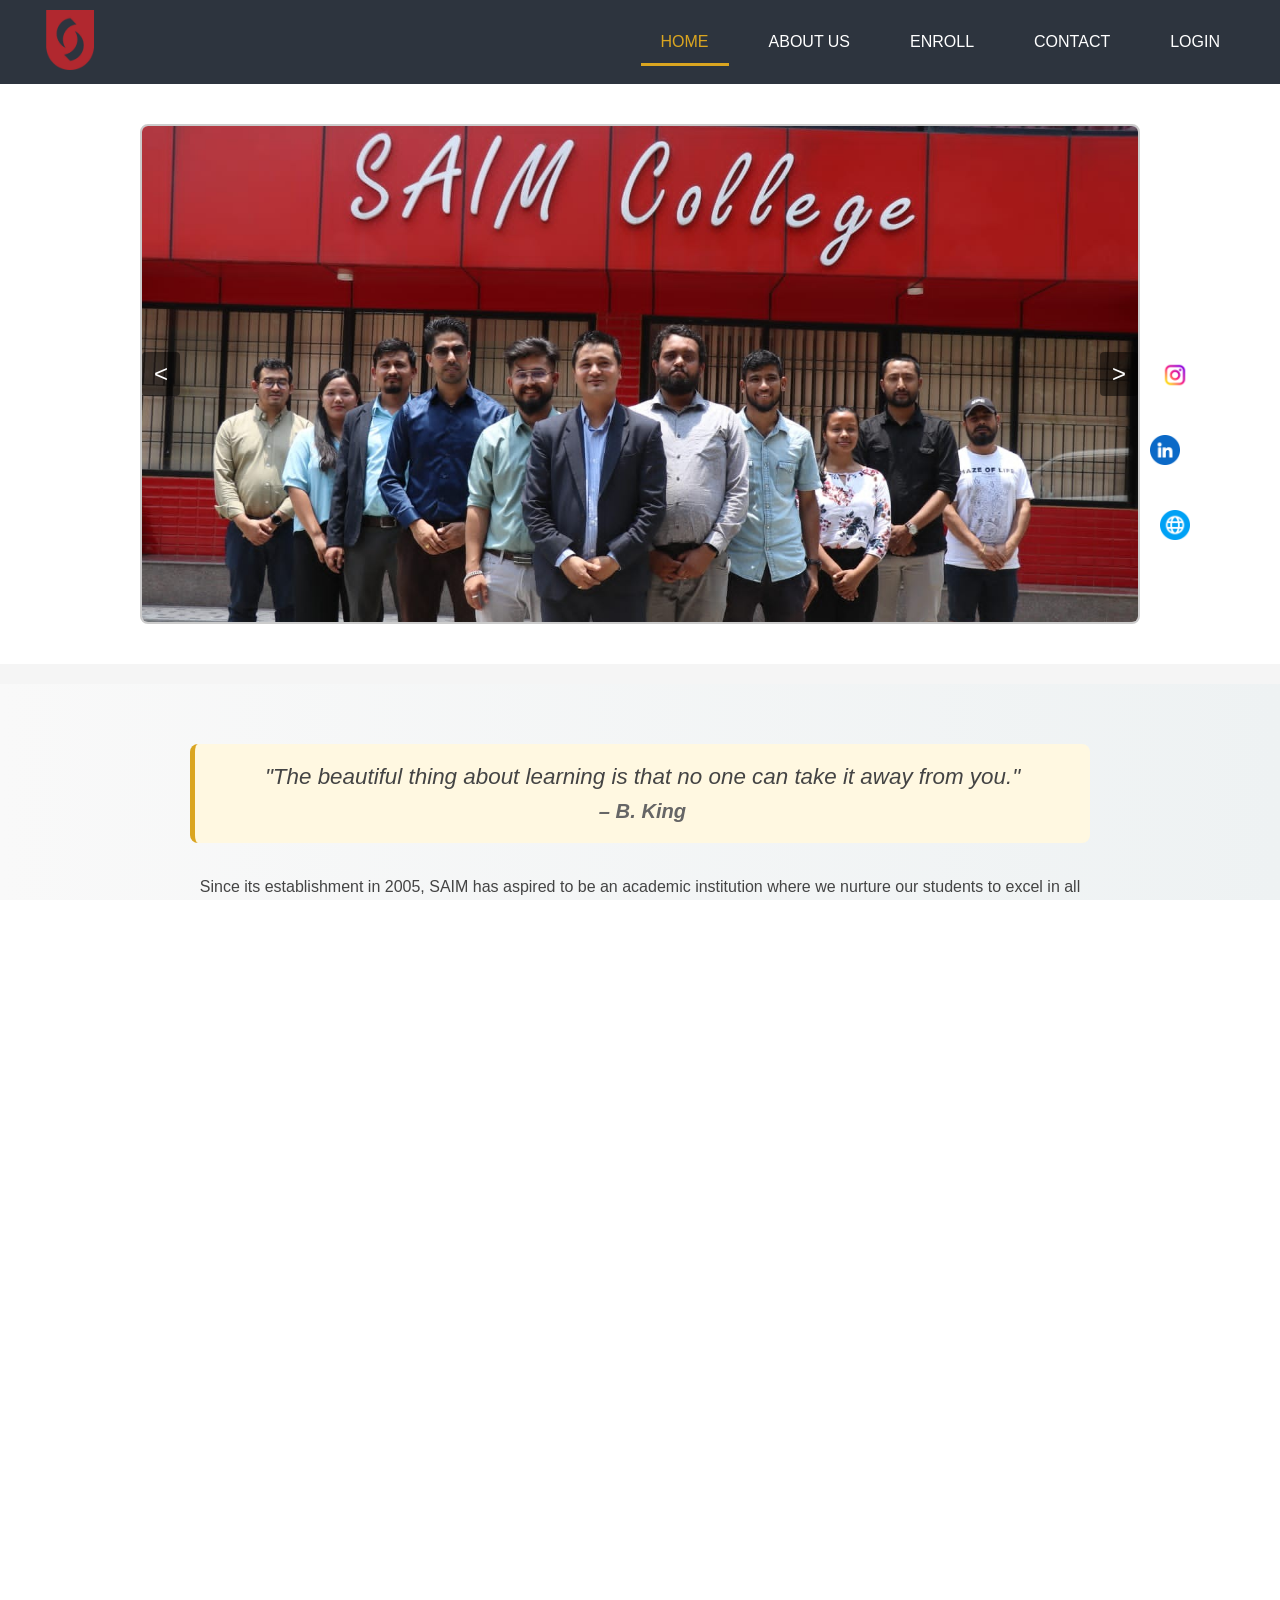
<file: Project I/public/Home.html>
<!DOCTYPE html>
<html lang="en">
<head>
  <meta charset="UTF-8" />
  <meta name="viewport" content="width=device-width, initial-scale=1.0"/>
  <title>SAIM College – About Us</title>
  <link rel="stylesheet" href="Home.css" />
  <script src="https://code.jquery.com/jquery-3.6.0.min.js"></script>
</head>
<body>

<!-- Navigation -->
<nav>
  <div class="nav-container">
    <div class="logo-nav">
      <a href="Home.html">
        <img class="logo" src="logo.png" alt="Logo" />
      </a>
    </div>
    <div class="hamburger" id="hamburger">&#9776;</div>
    <div class="nav-links" id="navLinks">
      <a href="Home.html" class="active">HOME</a>
      <a href="About.html">ABOUT US</a>
      <a href="Enroll.html">ENROLL</a>
      <a href="Contact.html">CONTACT</a>
      <a href="Login.html">LOGIN</a>
    </div>
  </div>
</nav>

<!-- Image Slider -->
<div class="about-slider-container">
  <div class="about-slider-track">
    <div class="about-slide"><img src="saim1.jpg" alt="" style="width:100%; height:100%; object-fit:cover;" /></div>
    <div class="about-slide"><img src="saim2.jpg" alt="" style="width:100%; height:100%; object-fit:cover;" /></div>
    <div class="about-slide"><img src="saim3.jpg" alt="" style="width:100%; height:100%; object-fit:cover;" /></div>
    <div class="about-slide"><img src="saim4.jpg" alt="" style="width:100%; height:100%; object-fit:cover;" /></div>
    <div class="about-slide"><img src="saim5.jpg" alt="" style="width:100%; height:100%; object-fit:cover;" /></div>
  </div>
  <div class="about-slider-nav">
    <button class="about-prev">&lt;</button>
    <button class="about-next">&gt;</button>
  </div>
</div>

<!-- Main Content -->
<div class="container">
  <!-- <h2>Loading...</h2> -->

  <section class="intro">
    <div class="intro-content">
      <blockquote></blockquote>
      <p></p>
      <p></p>
      <p></p>
    </div>
  </section>

  <section class="programs">
    <h2>Program and Courses</h2>
    <div class="program-grid"></div>
  </section>
</div>

<!-- Footer -->
<footer>
  <div class="footer-content">
    <div class="footer-left">📍Old Baneshwor, Kathmandu</div>
    <a href="Contact.html" class="contact-btn">Contact Us</a>
    <div class="footer-right">📞01-4574747 <br> 📞01-4584832</div>
  </div>
</footer>

<!-- Social Icons -->
<div class="social-container">
  <div class="social-icons" id="socialIcons">
    <a href="https://www.instagram.com/saimcollege/" target="_blank" class="social-icon instagram">
      <img src="instagram.png" alt="Instagram" />
    </a>
    <a href="https://www.linkedin.com/company/saim-college/" target="_blank" class="social-icon linkedin">
      <img src="linkedin.png" alt="LinkedIn" />
    </a>
    <a href="https://saim.edu.np/" target="_blank" class="social-icon website">
      <img src="website.png" alt="Website" />
    </a>
  </div>
  <button class="toggle-rectangle" id="toggleSocial">
    <img src="toggle-icon.png" alt="Toggle Links" />
  </button>
</div>

<!-- Scripts -->
<script>
  // Hamburger toggle
  const hamburger = document.getElementById("hamburger");
  const navLinks = document.getElementById("navLinks");
  const links = navLinks.querySelectorAll("a");

  hamburger.addEventListener("click", () => {
    navLinks.classList.toggle("show");
  });
  links.forEach((link) => {
    link.addEventListener("click", () => {
      navLinks.classList.remove("show");
    });
  });

  // Slider functionality
  $(document).ready(function () {
    const $track = $(".about-slider-track");
    const $slides = $(".about-slide");
    let index = 0;
    const total = $slides.length;

    function goToSlide(i) {
      if (i < 0) i = total - 1;
      if (i >= total) i = 0;
      index = i;
      $track.css("transform", "translateX(-" + (i * 100) + "%)");
    }

    $(".about-next").click(() => goToSlide(index + 1));
    $(".about-prev").click(() => goToSlide(index - 1));
    setInterval(() => goToSlide(index + 1), 5000);
  });

  // Social icon toggle
  document.addEventListener("DOMContentLoaded", function () {
    const toggleBtn = document.getElementById("toggleSocial");
    const icons = document.getElementById("socialIcons");
    let visible = false;

    setTimeout(() => {
      icons.classList.add("show");
      setTimeout(() => {
        icons.classList.remove("show");
        toggleBtn.style.display = "flex";
      }, 1500);
    }, 1000);

    toggleBtn.addEventListener("click", function () {
      visible = !visible;
      icons.classList.toggle("show");
      toggleBtn.classList.toggle("open", visible);
    });
  });

  // JSON content loading
  fetch("home_data.json")
    .then(response => response.json())
    .then(data => {
      const home = data.home;

      document.querySelector("h2").textContent = home.welcome_heading;

      const quote = home.quote;
      document.querySelector(".intro blockquote").innerHTML =
        `"${quote.text}" <span class="quote-author">– ${quote.author}</span>`;

      const introContainer = document.querySelector(".intro-content");
      const paragraphs = introContainer.querySelectorAll("p");
      home.introduction.forEach((text, i) => {
        if (paragraphs[i]) {
          paragraphs[i].textContent = text;
        }
      });

      const programGrid = document.querySelector(".program-grid");
      programGrid.innerHTML = "";
      home.programs.forEach(program => {
        const card = document.createElement("div");
        card.className = "card";
        card.innerHTML = `
          <div class="image-hover">
            <img src="${program.image}" alt="${program.title}" />
            <div class="overlay">
              <span class="course-title">${program.id.toUpperCase()}</span>
            </div>
          </div>
          <h3>${program.title}</h3>
          <p>${program.short_description}</p>
          <div class="buttons">
            <a href="About.html?course=${program.id}" class="read-btn">READ MORE</a>
            <a href="${program.apply_link}" class="apply-btn">APPLY NOW</a>
          </div>
        `;
        programGrid.appendChild(card);
      });
    })
    .catch(error => {
      console.error("Failed to load home_data.json:", error);
    });
</script>
</body>
</html>
</file>
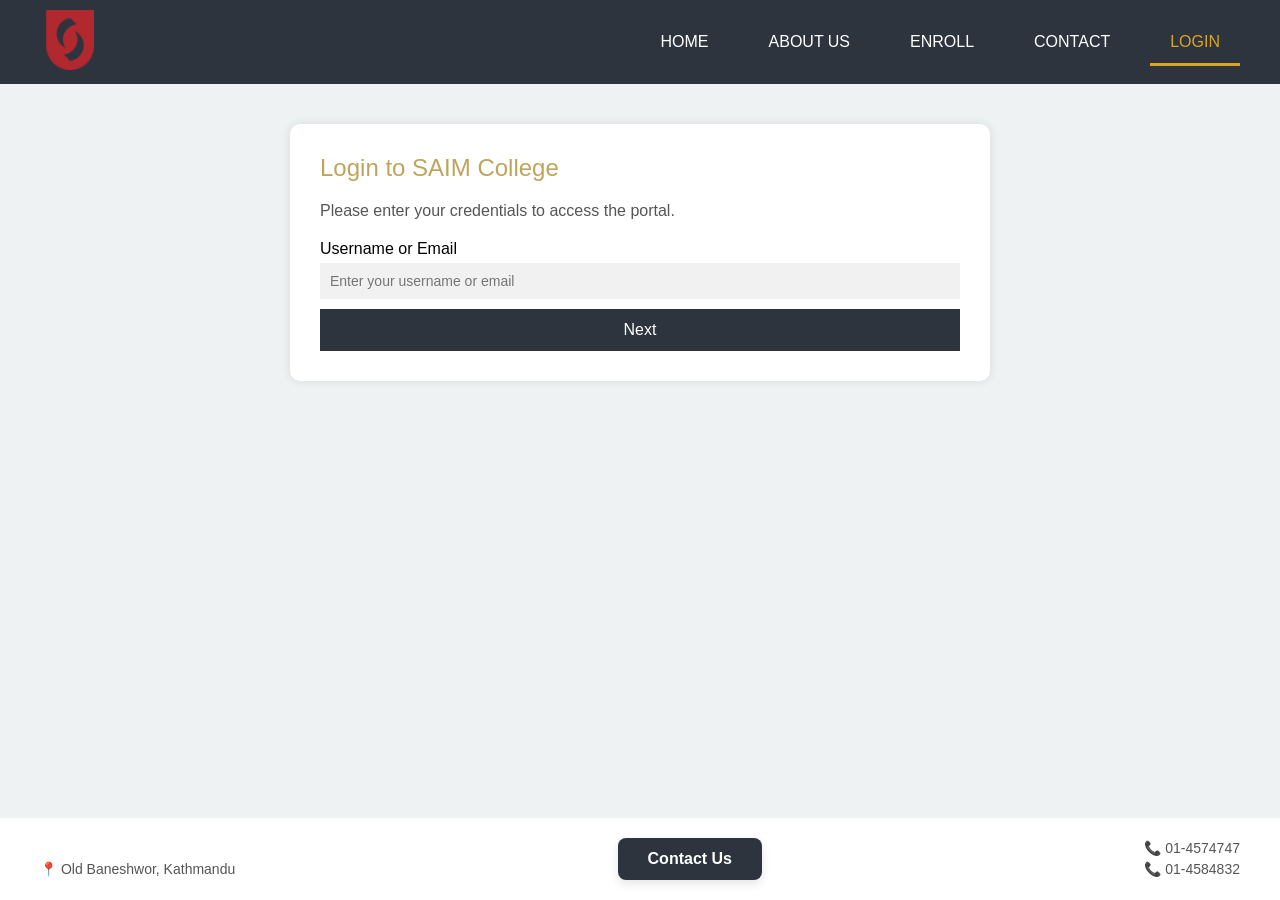
<file: Project I/public/Login.html>
<!DOCTYPE html>
<html lang="en">
<head>
  <meta charset="UTF-8" />
  <meta name="viewport" content="width=device-width, initial-scale=1.0"/>
  <title>Login - SAIM College</title>
  <link rel="stylesheet" href="Login.css"/>
</head>
<body>

<!-- Navigation -->
<nav>
  <div class="nav-container">
    <div class="logo-nav">
      <a href="Home.html">
        <img class="logo" src="logo.png" alt="Logo" />
      </a>
    </div>
    <div class="hamburger" id="hamburger">&#9776;</div>
    <div class="nav-links" id="navLinks">
      <a href="Home.html">HOME</a>
      <a href="About.html">ABOUT US</a>
      <a href="Enroll.html">ENROLL</a>
      <a href="Contact.html">CONTACT</a>
      <a href="Login.html" class="active">LOGIN</a>
    </div>
  </div>
</nav>

<!-- Login Form -->
<main>
  <div class="contact-form">
    <h2>Login to SAIM College</h2>
    <p>Please enter your credentials to access the portal.</p>

    <form id="loginForm">
      <label for="username">Username or Email</label>
      <input type="text" id="username" name="username" placeholder="Enter your username or email" required />
      
      <button type="submit" class="button-link">Next</button>
    </form>
  </div>
</main>

<!-- Footer -->
<footer>
  <div class="footer-content">
    <div class="footer-left">📍 Old Baneshwor, Kathmandu</div>
    <a href="Contact.html" class="contact-btn">Contact Us</a>
    <div class="footer-right">📞 01-4574747 <br> 📞 01-4584832</div>
  </div>
</footer>

<!-- Social media icons -->
<div class="social-container">
  <div class="social-icons" id="socialIcons">
    <a href="https://www.instagram.com/saimcollege/" target="_blank" class="social-icon instagram">
      <img src="instagram.png" alt="Instagram" />
    </a>
    <a href="https://www.linkedin.com/company/saim-college/" target="_blank" class="social-icon linkedin">
      <img src="linkedin.png" alt="LinkedIn" />
    </a>
    <a href="https://saim.edu.np/" target="_blank" class="social-icon website">
      <img src="website.png" alt="Website" />
    </a>
  </div>
  <button class="toggle-rectangle" id="toggleSocial">
    <img src="toggle-icon.png" alt="Toggle Links" />
  </button>
</div>

<!-- Custom Popup -->
<div id="loginPopup" class="popup-overlay">
  <div class="popup-box">
    <div class="popup-content">
      <p id="loginMessage">Checking...</p>
    </div>
    <button id="popupClose" class="popup-close">OK</button>
  </div>
</div>

<!-- Script -->
<script>
  // Hamburger functionality
  const hamburger = document.getElementById("hamburger");
  const navLinks = document.getElementById("navLinks");
  const links = navLinks.querySelectorAll("a");

  hamburger.addEventListener("click", () => {
    navLinks.classList.toggle("show");
  });

  links.forEach((link) => {
    link.addEventListener("click", () => {
      navLinks.classList.remove("show");
    });
  });

  // Login form functionality
  document.getElementById("loginForm").addEventListener("submit", function (e) {
    e.preventDefault();

    const enteredEmail = document.getElementById("username").value.trim();
    const students = JSON.parse(localStorage.getItem("enrolledStudents")) || [];
    const matchedStudent = students.find(student => student.email === enteredEmail);

    const popup = document.getElementById("loginPopup");
    const messageBox = document.getElementById("loginMessage");
    const closeBtn = document.getElementById("popupClose");

    if (!matchedStudent) {
      messageBox.textContent = "Email not found. Please enroll first.";
      popup.style.display = "flex";
      closeBtn.onclick = () => popup.style.display = "none";
      return;
    }

    if (matchedStudent.password && matchedStudent.password.length > 0) {
      messageBox.textContent = "Password already set for this email.";
      popup.style.display = "flex";
      closeBtn.onclick = () => popup.style.display = "none";
      return;
    }

    messageBox.textContent = "Valid email found. Redirecting to password setup...";
    popup.style.display = "flex";
    closeBtn.onclick = () => {
      popup.style.display = "none";
      localStorage.setItem("currentLoginEmail", enteredEmail);
      location.href = "Password.html";
    };
  });

  // Social media animation
  document.addEventListener("DOMContentLoaded", function () {
    const toggleBtn = document.getElementById("toggleSocial");
    const icons = document.getElementById("socialIcons");
    let visible = false;

    setTimeout(() => {
      icons.classList.add("show");
      setTimeout(() => {
        icons.classList.remove("show");
        toggleBtn.style.display = "flex";
      }, 1500);
    }, 1000);

    toggleBtn.addEventListener("click", function () {
      visible = !visible;
      icons.classList.toggle("show");
      toggleBtn.classList.toggle("open", visible);
    });
  });
</script>

</body>
</html>
</file>
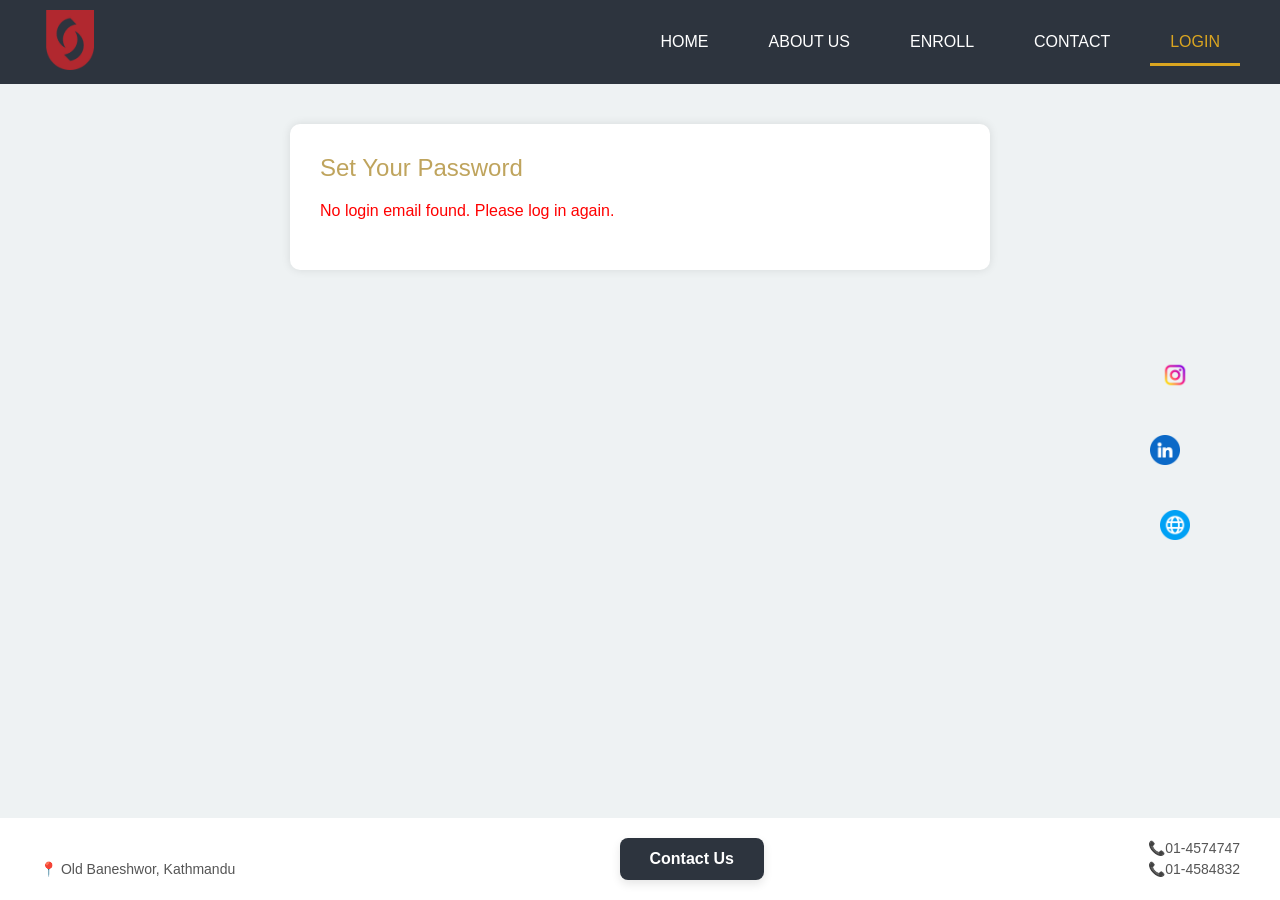
<file: Project I/public/Password.html>
<!DOCTYPE html>
<html lang="en">
  <head>
    <meta charset="UTF-8" />
    <meta name="viewport" content="width=device-width, initial-scale=1.0"/>
    <link rel="stylesheet" type="text/css" href="Password.css" />
    <title>Password Confirmation</title>
  </head>

  <body>
    <nav>
      <div class="nav-container">
        <div class="logo-nav">
          <a href="Home.html">
            <img class="logo" src="logo.png" alt="Logo" />
          </a>
        </div>
        <div class="hamburger" id="hamburger">&#9776;</div>
        <div class="nav-links" id="navLinks">
          <a href="Home.html">HOME</a>
          <a href="About.html">ABOUT US</a>
          <a href="Enroll.html">ENROLL</a>
          <a href="Contact.html">CONTACT</a>
          <a href="LoginPage.html" class="active">LOGIN</a>
        </div>
      </div>
    </nav>

    <main>
      <section class="contact-form" id="passwordSection">
        <h2>Set Your Password</h2>
        <form id="passwordForm">
          <label for="newPassword">New Password</label>
          <input type="password" id="newPassword" required />

          <label for="confirmPassword">Confirm Password</label>
          <input type="password" id="confirmPassword" required />

          <button type="submit">Set Password</button>
        </form>
        <p id="message" style="color: red; margin-top: 10px;"></p>
      </section>
    </main>

    <footer>
      <div class="footer-content">
        <div class="footer-left">📍 Old Baneshwor, Kathmandu</div>
        <a href="Contact.html" class="contact-btn">Contact Us</a>
        <div class="footer-right">
          📞01-4574747 <br />
          📞01-4584832
        </div>
      </div>
    </footer>

    <!-- Social media icons -->
<div class="social-container">
  <div class="social-icons" id="socialIcons">
    <a href="https://www.instagram.com/saimcollege/" target="_blank" class="social-icon instagram">
      <img src="instagram.png" alt="Instagram" />
    </a>
    <a href="https://www.linkedin.com/company/saim-college/" target="_blank" class="social-icon linkedin">
      <img src="linkedin.png" alt="LinkedIn" />
    </a>
    <a href="https://saim.edu.np/" target="_blank" class="social-icon website">
      <img src="website.png" alt="Website" />
    </a>
  </div>
  <button class="toggle-rectangle" id="toggleSocial">
    <img src="toggle-icon.png" alt="Toggle Links" />
  </button>
</div>

    <script>
      // Hamburger functionality
      const hamburger = document.getElementById("hamburger");
      const navLinks = document.getElementById("navLinks");
      const links = navLinks.querySelectorAll("a");

      hamburger.addEventListener("click", () => {
        navLinks.classList.toggle("show");
      });

      links.forEach((link) => {
        link.addEventListener("click", () => {
          navLinks.classList.remove("show");
        });
      });

      // Custom popup function
      function showSuccessPopup(message, redirectURL) {
        const modal = document.createElement("div");
        modal.classList.add("custom-modal");
        modal.innerHTML = `
          <div class="custom-modal-content">
            <div class="success-icon">✔</div>
            <h3>Thank You!</h3>
            <p>${message}</p>
            <button id="okBtn">OK</button>
          </div>
        `;
        document.body.appendChild(modal);

        document.getElementById("okBtn").addEventListener("click", () => {
          modal.remove();
          window.location.href = redirectURL;
        });

        setTimeout(() => {
          if (document.body.contains(modal)) {
            modal.remove();
            window.location.href = redirectURL;
          }
        }, 5000);
      }

      // Password form functionality
      const form = document.getElementById("passwordForm");
      const message = document.getElementById("message");
      const section = document.getElementById("passwordSection");

      const loginEmail = localStorage.getItem("currentLoginEmail");
      const enrollments = JSON.parse(localStorage.getItem("enrolledStudents")) || [];

      if (!loginEmail) {
        section.innerHTML = '<h2>Set Your Password</h2><p style="color:red">No login email found. Please log in again.</p>';
      } else {
        const currentUserIndex = enrollments.findIndex(user => user.email === loginEmail);

        if (currentUserIndex === -1) {
          section.innerHTML = '<h2>Set Your Password</h2><p style="color:red">No enrollment data found for this email.</p>';
        } else if (enrollments[currentUserIndex].password) {
          section.innerHTML = `<h2>Set Your Password</h2><p style="color:red">Password already set for: ${loginEmail}</p>`;
        } else {
          form.addEventListener("submit", function (e) {
            e.preventDefault();

            const newPassword = document.getElementById("newPassword").value;
            const confirmPassword = document.getElementById("confirmPassword").value;

            if (newPassword.length < 6) {
              message.textContent = "Password must be at least 6 characters.";
              return;
            }

            if (newPassword !== confirmPassword) {
              message.textContent = "Passwords do not match.";
              return;
            }

            enrollments[currentUserIndex].password = newPassword;
            localStorage.setItem("enrolledStudents", JSON.stringify(enrollments));
            localStorage.removeItem("currentLoginEmail");

            showSuccessPopup("Your password has been set successfully!", "Home.html");
          });
        }
      }

      // Social media toggle
      document.addEventListener("DOMContentLoaded", function () {
        const toggleBtn = document.getElementById("toggleSocial");
        const icons = document.getElementById("socialIcons");
        let visible = false;

        setTimeout(() => {
          icons.classList.add("show");
          setTimeout(() => {
            icons.classList.remove("show");
            toggleBtn.style.display = "flex";
          }, 1500);
        }, 1000);

        toggleBtn.addEventListener("click", function () {
          visible = !visible;
          icons.classList.toggle("show");
          toggleBtn.classList.toggle("open", visible);
        });
      });
    </script>
  </body>
</html>
</file>
<file: Project I/public/About.css>
/* ========== RESET & BASE ========== */
* {
  margin: 0;
  padding: 0;
  box-sizing: border-box;
}

html, body {
  overflow-x: hidden;
  height: 100%;
}

body {
  background-color: #eef2f3;
  font-family: "Segoe UI", sans-serif;
  overflow-y: scroll;
  scrollbar-width: none;           /* Firefox */
  -ms-overflow-style: none;        /* IE 10+ */
}

body::-webkit-scrollbar {
  display: none;                   /* Chrome, Safari, Edge */
}

/* ========== HEADER ========== */
header {
  background-color: white;
  padding: 10px 40px;
  display: flex;
  justify-content: space-between;
  align-items: center;
  border-bottom: 1px solid #ccc;
}

/* Info Section */
.info {
  display: flex;
  align-items: center;
  gap: 15px;
  color: #555;
}

.info i {
  color: goldenrod;
  font-size: 18px;
}

/* === NAVIGATION === */
nav {
  background-color: #2d343e;
  position: sticky;
  top: 0;
  z-index: 1000;
}
.nav-container {
  display: flex;
  justify-content: space-between;
  align-items: center;
  padding: 10px 40px;
}
.logo-nav a {
  display: inline-block;
  line-height: 0;
}
.logo {
  height: 60px;
  width: 60px;
  display: block;
  object-fit: contain;
}
.nav-links {
  display: flex;
  justify-content: center;
  gap: 20px;
}
.nav-links a {
  color: white;
  text-decoration: none;
  font-size: 16px;
  padding: 10px 20px;
  position: relative;
  transition: color 0.3s;
}
.nav-links a:hover,
.nav-links a.active {
  color: goldenrod;
}
.nav-links a.active::after {
  content: "";
  position: absolute;
  width: 100%;
  height: 3px;
  background-color: goldenrod;
  bottom: -5px;
  left: 0;
}
.hamburger {
  display: none;
  font-size: 28px;
  color: white;
  cursor: pointer;
  z-index: 1001;
}



/* === CONTACT BUTTON === */
.contact-btn {
  padding: 12px 30px;
  background-color: #2d343e;
  color: white;
  font-size: 16px;
  font-weight: bold;
  text-decoration: none;
  border-radius: 8px;
  transition: all 0.3s ease;
  box-shadow: 0 4px 10px rgba(0, 0, 0, 0.1);
}
.contact-btn:hover {
  background-color: goldenrod;
  color: black;
  transform: translateY(-2px);
}

/* === FOOTER === */
footer {
  background-color: #fff;
  padding: 20px 40px;
}
.footer-content {
  display: flex;
  justify-content: space-between;
  align-items: flex-end;
  flex-wrap: wrap;
  gap: 20px;
}
.footer-left,
.footer-right {
  font-size: 14px;
  color: #555;
  line-height: 1.5;
}
.footer-left {
  text-align: left;
}
.footer-right {
  text-align: right;
}

/* ========== RESPONSIVE ========== */
@media (max-width: 768px) {
  .nav-container {
    position: relative;
    padding: 20px 20px;
    height: auto;
    justify-content: center;
  }

  .logo-nav {
    position: absolute;
    left: 50%;
    transform: translateX(-50%);
    top: 10px;
    z-index: 1001;
  }

  .logo {
    height: 50px;
    width: 50px;
    object-fit: contain;
    display: block;
  }

  .hamburger {
    display: block;
    position: relative;
    z-index: 1002;
    margin-left: auto;
    font-size: 28px;
    color: white;
    cursor: pointer;
  }

  .nav-links {
    flex-direction: column;
    position: fixed;
    top: 0;
    left: -250px;
    width: 220px;
    height: 100%;
    background-color: #2d343e;
    padding-top: 60px;
    transition: left 0.3s ease;
    z-index: 1000;
  }

  .nav-links.show {
    left: 0;
  }

  .nav-links a {
    padding: 15px 20px;
    border-bottom: 1px solid #444;
    text-align: left;
  }
}
/* collage intro */
.clgintro {
  max-width: 900px;
  margin: 50px auto;
  background: #ffffff;
  padding: 40px 30px;
  border-radius: 12px;
  box-shadow: 0 10px 25px rgba(0, 0, 0, 0.08);
  line-height: 1.8;
  color: #333;
  font-family: 'Segoe UI', sans-serif;
  transition: all 0.3s ease;
}

.clgintro h2 {
  text-align: center;
  color: #2d343e;
  font-size: 28px;
  margin-bottom: 20px;
  position: relative;
}

.clgintro h2::after {
  content: "";
  display: block;
  width: 60px;
  height: 4px;
  background-color: goldenrod;
  margin: 10px auto 0;
  border-radius: 2px;
}

.clgintro p {
  font-size: 16px;
  color: #444;
  text-align: justify;
}

.clgintro b {
  color: #2d343e;
  font-weight: 600;
}

@media (max-width: 768px) {
  .clgintro {
    padding: 25px 20px;
    margin: 30px 15px;
  }

  .clgintro h2 {
    font-size: 22px;
  }

  .clgintro p {
    font-size: 15px;
  }
}

/* === COURSES SECTION STYLING === */

.courses {
  max-width: 1000px;
  margin: 60px auto;
  display: flex;
  flex-direction: column;
  gap: 30px;
  padding: 0 20px;
  font-family: 'Segoe UI', sans-serif;
}

.course-card {
  background-color: #ffffff;
  border-left: 6px solid goldenrod;
  border-radius: 10px;
  box-shadow: 0 10px 25px rgba(0, 0, 0, 0.08);
  padding: 30px 25px;
  transition: transform 0.3s ease;
}

.course-card:hover {
  transform: translateY(-5px);
}

.course-card h3 {
  font-size: 22px;
  color: #2d343e;
  margin-bottom: 15px;
  border-bottom: 2px solid #f0f0f0;
  padding-bottom: 5px;
}

.course-card p {
  font-size: 16px;
  color: #444;
  line-height: 1.7;
  text-align: justify;
}

@media (max-width: 768px) {
  .course-card {
    padding: 20px 18px;
  }

  .course-card h3 {
    font-size: 20px;
  }

  .course-card p {
    font-size: 15px;
  }
}


/* === SOCIAL MEDIA ICONS === */
.social-container {
  position: fixed;
  right: 0;
  top: 50%;
  transform: translateY(-50%);
  z-index: 1000;
  display: flex;
  align-items: center;
}

.social-icons {
  position: relative;
  right: 40px;
  display: flex;
  flex-direction: column;
  align-items: center;
  /* gap: 5px; */
  opacity: 0;
  pointer-events: none;
  transition: opacity 0.4s ease;
}

.social-icon {
  transform: translateX(0) translateY(0);
  transition: transform 0.6s ease, opacity 0.4s ease;
}

.social-icon img {
  width: 30px;
  height: 30px;
  display: block;
}

/* When icons are shown */
.social-icons.show {
  opacity: 1;
  pointer-events: auto;
}

/* Arc positions (half-circle layout) */
.social-icons.show .social-icon:nth-child(1) {
  transform: translate(-50px, -45px);
}

.social-icons.show .social-icon:nth-child(2) {
  transform: translate(-60px, 0px); /* Center (aligned with toggle) */
}

.social-icons.show .social-icon:nth-child(3) {
  transform: translate(-50px, 45px);
}

/* Bookmark-style toggle button */
.toggle-rectangle {
  background: #2d343e00;
  border: none;
  padding: 4px;
  width: 26px;
  height: 38px;
  cursor: pointer;
  border-radius: 6px 0 0 6px;
  display: none;
  align-items: center;
  justify-content: center;
  box-shadow: 0 2px 6px rgba(0, 0, 0, 0.3);
  transition: background 0.3s ease;
}

.toggle-rectangle:hover {
  background: #3a3f4848;
}

.toggle-rectangle img {
  width: 14px;
  height: auto;
  display: block;
}

/* Optional rotation when open */
.toggle-rectangle.open img {
  transform: rotate(180deg);
  transition: transform 0.3s ease;
}
</file>
<file: Project I/public/Contact.css>
/* ============================================================
   RESET & BASE STYLES
============================================================ */
* {
  margin: 0;
  padding: 0;
  box-sizing: border-box;
}
html, body {
  height: 100%;
  overflow-x: hidden;
  /* font-family: "Segoe UI", sans-serif;
  background: #eef2f3; */
}

body {
  font-family: 'Segoe UI', sans-serif;
  background-color: #eef2f3;
  overflow-y: scroll;
  scrollbar-width: none;          /* Firefox */
  -ms-overflow-style: none;       /* IE 10+ */
}

body::-webkit-scrollbar {
  display: none;
}

/* === NAVIGATION === */
nav {
  background-color: #2d343e;
  position: sticky;
  top: 0;
  z-index: 1000;
}
.nav-container {
  display: flex;
  justify-content: space-between;
  align-items: center;
  padding: 10px 40px;
}
.logo-nav a {
  display: inline-block;
  line-height: 0;
}
.logo {
  height: 60px;
  width: 60px;
  display: block;
  object-fit: contain;
}
.nav-links {
  display: flex;
  justify-content: center;
  gap: 20px;
}
.nav-links a {
  color: white;
  text-decoration: none;
  font-size: 16px;
  padding: 10px 20px;
  position: relative;
  transition: color 0.3s;
}
.nav-links a:hover,
.nav-links a.active {
  color: goldenrod;
}
.nav-links a.active::after {
  content: "";
  position: absolute;
  width: 100%;
  height: 3px;
  background-color: goldenrod;
  bottom: -5px;
  left: 0;
}
.hamburger {
  display: none;
  font-size: 28px;
  color: white;
  cursor: pointer;
  z-index: 1001;
}


/* ============================================================
   CONTACT FORM SECTION
============================================================ */
.contact-form {
  max-width: 700px;
  margin: 40px auto;
  background: white;
  padding: 30px;
  border-radius: 10px;
  box-shadow: 0 0 10px rgba(0,0,0,0.1);
}
.contact-form h2 {
  color: #bfa45d;
  font-weight: 300;
  margin-bottom: 20px;
}
.contact-form p {
  color: #555;
  margin-bottom: 20px;
}
.contact-form .row {
  display: flex;
  gap: 10px;
  margin-bottom: 10px;
}
.contact-form input,
.contact-form select,
.contact-form textarea {
  width: 100%;
  padding: 10px;
  margin-top: 5px;
  background: #f1f1f1;
  border: none;
  font-size: 14px;
}
.contact-form textarea {
  resize: vertical;
}
.contact-form button {
  width: 100%;
  padding: 12px;
  margin-top: 10px;
  background-color: #2d343e;
  color: white;
  border: none;
  font-size: 16px;
  cursor: pointer;
  transition: background-color 0.3s ease;
}
.contact-form button:hover {
  background-color: #a48e4f;
}

/* ============================================================
   FOOTER
============================================================ */
footer {
  background: #fff;
  padding: 20px 40px;
  margin-top: auto;
}
.footer-content {
  display: flex;
  justify-content: space-between;
  align-items: flex-end;
  flex-wrap: wrap;
  gap: 20px;
}
.footer-left,
.footer-right {
  font-size: 14px;
  color: #555;
  line-height: 1.5;
}

/* contact btn */
.contact-btn {
  padding: 12px 30px;
  background-color: #2d343e;
  color: white;
  font-size: 16px;
  font-weight: bold;
  text-decoration: none;
  border-radius: 8px;
  box-shadow: 0 4px 10px rgba(0,0,0,0.1);
  transition: all 0.3s ease;
}
.contact-btn:hover {
  background: goldenrod;
  color: black;
  transform: translateY(-2px);
}

/* ============================================================
   RESPONSIVE DESIGN
============================================================ */
@media (max-width: 768px) {
  .nav-container {
    position: relative;
    padding: 20px 20px;
    height: auto;
    justify-content: center;
  }

  .logo-nav {
    position: absolute;
    left: 50%;
    transform: translateX(-50%);
    top: 10px;
    z-index: 1001;
  }

  .logo {
    height: 50px;
    width: 50px;
    object-fit: contain;
    display: block;
  }

  .hamburger {
    display: block;
    position: relative;
    z-index: 1002;
    margin-left: auto;
    font-size: 28px;
    color: white;
    cursor: pointer;
  }

  .nav-links {
    flex-direction: column;
    position: fixed;
    top: 0;
    left: -250px;
    width: 220px;
    height: 100%;
    background-color: #2d343e;
    padding-top: 60px;
    transition: left 0.3s ease;
    z-index: 1000;
  }

  .nav-links.show {
    left: 0;
  }

  .nav-links a {
    padding: 15px 20px;
    border-bottom: 1px solid #444;
    text-align: left;
  }
}

/* === SOCIAL MEDIA ICONS === */
.social-container {
  position: fixed;
  right: 0;
  top: 50%;
  transform: translateY(-50%);
  z-index: 1000;
  display: flex;
  align-items: center;
}

.social-icons {
  position: relative;
  right: 40px;
  display: flex;
  flex-direction: column;
  align-items: center;
  /* gap: 5px; */
  opacity: 0;
  pointer-events: none;
  transition: opacity 0.4s ease;
}

.social-icon {
  transform: translateX(0) translateY(0);
  transition: transform 0.6s ease, opacity 0.4s ease;
}

.social-icon img {
  width: 30px;
  height: 30px;
  display: block;
}

/* When icons are shown */
.social-icons.show {
  opacity: 1;
  pointer-events: auto;
}

/* Arc positions (half-circle layout) */
.social-icons.show .social-icon:nth-child(1) {
  transform: translate(-50px, -45px);
}

.social-icons.show .social-icon:nth-child(2) {
  transform: translate(-60px, 0px); /* Center (aligned with toggle) */
}

.social-icons.show .social-icon:nth-child(3) {
  transform: translate(-50px, 45px);
}

/* Bookmark-style toggle button */
.toggle-rectangle {
  background: #2d343e00;
  border: none;
  padding: 4px;
  width: 26px;
  height: 38px;
  cursor: pointer;
  border-radius: 6px 0 0 6px;
  display: none;
  align-items: center;
  justify-content: center;
  box-shadow: 0 2px 6px rgba(0, 0, 0, 0.3);
  transition: background 0.3s ease;
}

.toggle-rectangle:hover {
  background: #3a3f4848;
}

.toggle-rectangle img {
  width: 14px;
  height: auto;
  display: block;
}

/* Optional rotation when open */
.toggle-rectangle.open img {
  transform: rotate(180deg);
  transition: transform 0.3s ease;
}
</file>
<file: Project I/public/Home.css>
/* === RESET === */
* {
  margin: 0;
  padding: 0;
  box-sizing: border-box;
}
html, body {
  overflow-x: hidden;
  height: 100%;
}
body {
  font-family: "Segoe UI", sans-serif;
  overflow-y: scroll;
  scrollbar-width: none;
  -ms-overflow-style: none;
  margin-top: 0;
}
body::-webkit-scrollbar {
  display: none;
}

/* === NAVIGATION === */
nav {
  background-color: #2d343e;
  position: sticky;
  top: 0;
  z-index: 1000;
}
.nav-container {
  display: flex;
  justify-content: space-between;
  align-items: center;
  padding: 10px 40px;
}
.logo-nav a {
  display: inline-block;
  line-height: 0;
}
.logo {
  height: 60px;
  width: 60px;
  display: block;
  object-fit: contain;
}
.nav-links {
  display: flex;
  justify-content: center;
  gap: 20px;
}
.nav-links a {
  color: white;
  text-decoration: none;
  font-size: 16px;
  padding: 10px 20px;
  position: relative;
  transition: color 0.3s;
}
.nav-links a:hover,
.nav-links a.active {
  color: goldenrod;
}
.nav-links a.active::after {
  content: "";
  position: absolute;
  width: 100%;
  height: 3px;
  background-color: goldenrod;
  bottom: -5px;
  left: 0;
}
.hamburger {
  display: none;
  font-size: 28px;
  color: white;
  cursor: pointer;
  z-index: 1001;
}

/* === CONTAINER === */
.container {
  background: #f5f5f5;
  padding-top: 20px;
  text-align: center;
}

/* === INTRO === */
.intro {
  background: linear-gradient(to right, #f9f9f9, #eef2f3);
  padding: 60px 20px 40px;
}
.intro-content {
  max-width: 900px;
  margin: 0 auto;
  color: #333;
}
.intro blockquote {
  font-size: 1.4em;
  font-style: italic;
  margin-bottom: 30px;
  color: #444;
  padding: 20px 30px;
  border-left: 5px solid goldenrod;
  background: #fff8e1;
  border-radius: 8px;
}
.intro .quote-author {
  display: block;
  margin-top: 10px;
  font-weight: bold;
  font-size: 0.9em;
  color: #666;
}
.intro p {
  font-size: 1rem;
  line-height: 1.7;
  margin-bottom: 20px;
  color: #444;
}
.intro strong {
  color: #2d343e;
}

/* === PROGRAMS === */
.programs {
  padding: 60px 20px;
  background-color: #f5f5f5;
}
.programs h2 {
  font-size: 28px;
  margin-bottom: 40px;
}
.program-grid {
  display: grid;
  grid-template-columns: repeat(auto-fit, minmax(280px, 1fr));
  gap: 30px;
  max-width: 1200px;
  margin: 0 auto;
}

/* === COURSE CARDS === */
.card {
  background-color: white;
  border-radius: 10px;
  padding: 20px;
  box-shadow: 0 4px 12px rgba(0, 0, 0, 0.08);
  display: flex;
  flex-direction: column;
}
.card img {
  width: 100%;
  height: 75%;
  border-radius: 8px;
  margin-bottom: 15px;
}
.card h3 {
  font-size: 18px;
  margin-bottom: 10px;
  color: #222;
}
.card p {
  font-size: 14px;
  color: #555;
  flex-grow: 1;
  margin-bottom: 20px;
}

/* === IMAGE HOVER === */
.image-hover {
  position: relative;
  overflow: hidden;
  border-radius: 10px;
}
.image-hover img {
  width: 100%;
  transition: transform 0.4s ease;
}
.image-hover:hover img {
  transform: scale(1.05);
}
.overlay {
  position: absolute;
  top: 0;
  left: 0;
  right: 0;
  bottom: 0;
  background: rgba(0, 0, 0, 0.6);
  opacity: 0;
  display: flex;
  align-items: center;
  justify-content: center;
  transition: opacity 0.4s ease;
}
.image-hover:hover .overlay {
  opacity: 1;
}
.course-title {
  color: #fff;
  font-size: 1.5em;
  font-weight: bold;
  transform: translateY(10px);
  opacity: 0;
  transition: all 0.3s ease;
}
.image-hover:hover .course-title {
  transform: translateY(0);
  opacity: 1;
}

/* === BUTTONS === */
.buttons {
  display: flex;
  justify-content: space-between;
  gap: 10px;
}
.read-btn,
.apply-btn {
  padding: 8px 14px;
  border-radius: 5px;
  font-weight: bold;
  font-size: 14px;
  width: 48%;
  text-align: center;
  text-decoration: none;
}
.read-btn {
  border: 1px solid #800000;
  color: #800000;
  background-color: transparent;
}
.read-btn:hover {
  background-color: #800000;
  color: white;
}
.apply-btn {
  background-color: #800000;
  color: white;
}
.apply-btn:hover {
  background-color: goldenrod;
  color: black;
}

/* === CONTACT BUTTON === */
.contact-btn {
  padding: 12px 30px;
  background-color: #2d343e;
  color: white;
  font-size: 16px;
  font-weight: bold;
  text-decoration: none;
  border-radius: 8px;
  transition: all 0.3s ease;
  box-shadow: 0 4px 10px rgba(0, 0, 0, 0.1);
}
.contact-btn:hover {
  background-color: goldenrod;
  color: black;
  transform: translateY(-2px);
}

/* === FOOTER === */
footer {
  background-color: #fff;
  padding: 20px 40px;
}
.footer-content {
  display: flex;
  justify-content: space-between;
  align-items: flex-end;
  flex-wrap: wrap;
  gap: 20px;
}
.footer-left,
.footer-right {
  font-size: 14px;
  color: #555;
  line-height: 1.5;
}
.footer-left {
  text-align: left;
}
.footer-right {
  text-align: right;
}

/* responsive */
@media (max-width: 768px) {
  .nav-container {
    position: relative;
    padding: 20px 20px;
    height: auto;
    justify-content: center;
  }

  .logo-nav {
    position: absolute;
    left: 50%;
    transform: translateX(-50%);
    top: 10px;
    z-index: 1001;
  }

  .logo {
    height: 50px;
    width: 50px;
    object-fit: contain;
    display: block;
  }

  .hamburger {
    display: block;
    position: relative;
    z-index: 1002;
    margin-left: auto;
    font-size: 28px;
    color: white;
    cursor: pointer;
  }

  .nav-links {
    flex-direction: column;
    position: fixed;
    top: 0;
    left: -250px;
    width: 220px;
    height: 100%;
    background-color: #2d343e;
    padding-top: 60px;
    transition: left 0.3s ease;
    z-index: 1000;
  }

  .nav-links.show {
    left: 0;
  }

  .nav-links a {
    padding: 15px 20px;
    border-bottom: 1px solid #444;
    text-align: left;
  }
}


/* For slider and gallery */
.about-slider-container {
    width: 90%;
    max-width: 1000px;
    height: 500px; /* Increased height */
    margin: 40px auto;
    position: relative;
    overflow: hidden;
    border: 2px solid #ccc;
    border-radius: 8px;
  }

  .about-slider-track {
    display: flex;
    transition: transform 0.5s ease;
    height: 100%;
  }

  .about-slide {
    min-width: 100%;
    height: 100%;
    background-color: #ddd;
    color: #333;
    font-size: 48px;
    font-weight: bold;
    display: flex;
    align-items: center;
    justify-content: center;
    object-fit: cover;
  }

  .about-slider-nav {
    position: absolute;
    top: 50%;
    width: 100%;
    display: flex;
    justify-content: space-between;
    transform: translateY(-50%);
    pointer-events: none;
  }

  .about-slider-nav button {
    background: rgba(0, 0, 0, 0.5);
    border: none;
    color: white;
    font-size: 24px;
    padding: 8px 12px;
    cursor: pointer;
    border-radius: 4px;
    pointer-events: auto;
  }




/* === SOCIAL MEDIA ICONS === */
.social-container {
  position: fixed;
  right: 0;
  top: 50%;
  transform: translateY(-50%);
  z-index: 1000;
  display: flex;
  align-items: center;
}

.social-icons {
  position: relative;
  right: 40px;
  display: flex;
  flex-direction: column;
  align-items: center;
  /* gap: 5px; */
  opacity: 0;
  pointer-events: none;
  transition: opacity 0.4s ease;
}

.social-icon {
  transform: translateX(0) translateY(0);
  transition: transform 0.6s ease, opacity 0.4s ease;
}

.social-icon img {
  width: 30px;
  height: 30px;
  display: block;
}

/* When icons are shown */
.social-icons.show {
  opacity: 1;
  pointer-events: auto;
}

/* Arc positions (half-circle layout) */
.social-icons.show .social-icon:nth-child(1) {
  transform: translate(-50px, -45px);
}

.social-icons.show .social-icon:nth-child(2) {
  transform: translate(-60px, 0px); /* Center (aligned with toggle) */
}

.social-icons.show .social-icon:nth-child(3) {
  transform: translate(-50px, 45px);
}

/* Bookmark-style toggle button */
.toggle-rectangle {
  background: #2d343e00;
  border: none;
  padding: 4px;
  width: 26px;
  height: 38px;
  cursor: pointer;
  border-radius: 6px 0 0 6px;
  display: none;
  align-items: center;
  justify-content: center;
  box-shadow: 0 2px 6px rgba(0, 0, 0, 0.3);
  transition: background 0.3s ease;
}

.toggle-rectangle:hover {
  background: #3a3f4848;
}

.toggle-rectangle img {
  width: 14px;
  height: auto;
  display: block;
}

/* Optional rotation when open */
.toggle-rectangle.open img {
  transform: rotate(180deg);
  transition: transform 0.3s ease;
}



/* Prevent accidental scroll
body {
  overflow-x: hidden;
} */
</file>
<file: Project I/public/Login.css>
/* === RESET === */
* {
  margin: 0;
  padding: 0;
  box-sizing: border-box;
}
html, body {
  overflow-x: hidden;
  height: 100%;
  display: flex;
  flex-direction: column;
}
body > main {
  flex: 1;
}
body {
  font-family: "Segoe UI", sans-serif;
  overflow-y: scroll;
  scrollbar-width: none;
  -ms-overflow-style: none;
  margin-top: 0;
  background-color: #eef2f3;
}
body::-webkit-scrollbar {
  display: none;
}

/* === NAVIGATION === */
nav {
  background-color: #2d343e;
  position: sticky;
  top: 0;
  z-index: 1000;
}
.nav-container {
  display: flex;
  justify-content: space-between;
  align-items: center;
  padding: 10px 40px;
}
.logo-nav a {
  display: inline-block;
  line-height: 0;
}
.logo {
  height: 60px;
  width: 60px;
  display: block;
  object-fit: contain;
}
.nav-links {
  display: flex;
  justify-content: center;
  gap: 20px;
}
.nav-links a {
  color: white;
  text-decoration: none;
  font-size: 16px;
  padding: 10px 20px;
  position: relative;
  transition: color 0.3s;
}
.nav-links a:hover,
.nav-links a.active {
  color: goldenrod;
}
.nav-links a.active::after {
  content: "";
  position: absolute;
  width: 100%;
  height: 3px;
  background-color: goldenrod;
  bottom: -5px;
  left: 0;
}
.hamburger {
  display: none;
  font-size: 28px;
  color: white;
  cursor: pointer;
  z-index: 1001;
}

/* /=========Contact Form======/ */
.contact-form {
  max-width: 700px;
  margin: 40px auto;
  background: white;
  padding: 30px;
  border-radius: 10px;
  box-shadow: 0 0 10px rgba(0, 0, 0, 0.1);
}

.contact-form h2 {
  color: #bfa45d;
  font-weight: 300;
  margin-bottom: 20px;
}

.contact-form p {
  color: #555;
  margin-bottom: 20px;
}

.contact-form .row {
  display: flex;
  gap: 10px;
  margin-bottom: 10px;
}

.contact-form input,
.contact-form select,
.contact-form textarea {
  width: 100%;
  padding: 10px;
  margin-top: 5px;
  border: none;
  background: #f1f1f1;
  font-size: 14px;
}

.contact-form input[type="password"] {
  margin-bottom: 10px;
}

.contact-form textarea {
  resize: vertical;
}

.contact-form button {
  width: 100%;
  padding: 12px;
  margin-top: 10px; /* Added small space before the button */
  background-color: #2d343e;
  border: none;
  color: white;
  font-size: 16px;
  cursor: pointer;
  transition: background 0.3s ease;
}

.contact-form button:hover {
  background: #a48e4f;
}

/* === CONTACT BUTTON === */
.contact-btn {
  padding: 12px 30px;
  background-color: #2d343e;
  color: white;
  font-size: 16px;
  font-weight: bold;
  text-decoration: none;
  border-radius: 8px;
  transition: all 0.3s ease;
  box-shadow: 0 4px 10px rgba(0, 0, 0, 0.1);
}
.contact-btn:hover {
  background-color: goldenrod;
  color: black;
  transform: translateY(-2px);
}

/* === FOOTER === */
footer {
  background-color: #fff;
  padding: 20px 40px;
}
.footer-content {
  display: flex;
  justify-content: space-between;
  align-items: flex-end;
  flex-wrap: wrap;
  gap: 20px;
}
.footer-left,
.footer-right {
  font-size: 14px;
  color: #555;
  line-height: 1.5;
}
.footer-left {
  text-align: left;
}
.footer-right {
  text-align: right;
}

/* responsive */
@media (max-width: 600px) {
  .contact-form .row {
    flex-direction: column;
  }
}

@media (max-width: 768px) {
  .nav-container {
    position: relative;
    padding: 20px 20px;
    height: auto;
    justify-content: center;
  }

  .logo-nav {
    position: absolute;
    left: 50%;
    transform: translateX(-50%);
    top: 10px;
    z-index: 1001;
  }

  .logo {
    height: 50px;
    width: 50px;
    object-fit: contain;
    display: block;
  }

  .hamburger {
    display: block;
    position: relative;
    z-index: 1002;
    margin-left: auto;
    font-size: 28px;
    color: white;
    cursor: pointer;
  }

  .nav-links {
    flex-direction: column;
    position: fixed;
    top: 0;
    left: -250px;
    width: 220px;
    height: 100%;
    background-color: #2d343e;
    padding-top: 60px;
    transition: left 0.3s ease;
    z-index: 1000;
  }

  .nav-links.show {
    left: 0;
  }

  .nav-links a {
    padding: 15px 20px;
    border-bottom: 1px solid #444;
    text-align: left;
  }
}

/* === SOCIAL MEDIA ICONS === */
.social-container {
  position: fixed;
  right: 0;
  top: 50%;
  transform: translateY(-50%);
  z-index: 1000;
  display: flex;
  align-items: center;
}

.social-icons {
  position: relative;
  right: 40px;
  display: flex;
  flex-direction: column;
  align-items: center;
  /* gap: 5px; */
  opacity: 0;
  pointer-events: none;
  transition: opacity 0.4s ease;
}

.social-icon {
  transform: translateX(0) translateY(0);
  transition: transform 0.6s ease, opacity 0.4s ease;
}

.social-icon img {
  width: 30px;
  height: 30px;
  display: block;
}

/* When icons are shown */
.social-icons.show {
  opacity: 1;
  pointer-events: auto;
}

/* Arc positions (half-circle layout) */
.social-icons.show .social-icon:nth-child(1) {
  transform: translate(-50px, -45px);
}

.social-icons.show .social-icon:nth-child(2) {
  transform: translate(-60px, 0px); /* Center (aligned with toggle) */
}

.social-icons.show .social-icon:nth-child(3) {
  transform: translate(-50px, 45px);
}

/* Bookmark-style toggle button */
.toggle-rectangle {
  background: #2d343e00;
  border: none;
  padding: 4px;
  width: 26px;
  height: 38px;
  cursor: pointer;
  border-radius: 6px 0 0 6px;
  display: none;
  align-items: center;
  justify-content: center;
  box-shadow: 0 2px 6px rgba(0, 0, 0, 0.3);
  transition: background 0.3s ease;
}

.toggle-rectangle:hover {
  background: #3a3f4848;
}

.toggle-rectangle img {
  width: 14px;
  height: auto;
  display: block;
}

/* Optional rotation when open */
.toggle-rectangle.open img {
  transform: rotate(180deg);
  transition: transform 0.3s ease;
}






/* === POPUP === */
.popup-overlay {
  position: fixed;
  top: 0;
  left: 0;
  width: 100%;
  height: 100%;
  background-color: rgba(45, 52, 62, 0.7);
  display: none;
  justify-content: center;
  align-items: center;
  z-index: 2000;
}

.popup-box {
  background-color: #fff;
  border-radius: 10px;
  padding: 30px 40px;
  box-shadow: 0 10px 30px rgba(0, 0, 0, 0.25);
  text-align: center;
  max-width: 400px;
  width: 90%;
  animation: popupFadeIn 0.3s ease;
}

.popup-content p {
  font-size: 16px;
  color: #333;
  margin-bottom: 20px;
}

.popup-close {
  padding: 10px 24px;
  background-color: #2d343e;
  color: #fff;
  border: none;
  border-radius: 6px;
  font-size: 14px;
  cursor: pointer;
  transition: background 0.3s ease;
}

.popup-close:hover {
  background-color: goldenrod;
  color: black;
}

@keyframes popupFadeIn {
  from {
    transform: translateY(-20px);
    opacity: 0;
  }
  to {
    transform: translateY(0);
    opacity: 1;
  }
}
</file>
<file: Project I/public/Password.css>
/* === RESET === */
* {
  margin: 0;
  padding: 0;
  box-sizing: border-box;
}
html, body {
  overflow-x: hidden;
  height: 100%;
  margin: 0;
  display: flex;
  flex-direction: column;
}
main {
  flex: 1;
}
body {
  font-family: "Segoe UI", sans-serif;
  overflow-y: scroll;
  scrollbar-width: none;
  -ms-overflow-style: none;
  background-color: #eef2f3;
  display: flex;
  flex-direction: column;
}
body::-webkit-scrollbar {
  display: none;
}

/* === NAVIGATION === */
nav {
  background-color: #2d343e;
  position: sticky;
  top: 0;
  z-index: 1000;
}
.nav-container {
  display: flex;
  justify-content: space-between;
  align-items: center;
  padding: 10px 40px;
}
.logo-nav a {
  display: inline-block;
  line-height: 0;
}
.logo {
  height: 60px;
  width: 60px;
  display: block;
  object-fit: contain;
}
.nav-links {
  display: flex;
  justify-content: center;
  gap: 20px;
}
.nav-links a {
  color: white;
  text-decoration: none;
  font-size: 16px;
  padding: 10px 20px;
  position: relative;
  transition: color 0.3s;
}
.nav-links a:hover,
.nav-links a.active {
  color: goldenrod;
}
.nav-links a.active::after {
  content: "";
  position: absolute;
  width: 100%;
  height: 3px;
  background-color: goldenrod;
  bottom: -5px;
  left: 0;
}
.hamburger {
  display: none;
  font-size: 28px;
  color: white;
  cursor: pointer;
  z-index: 1001;
}

/* === PASSWORD FORM === */
.contact-form {
  max-width: 700px;
  margin: 40px auto;
  background: white;
  padding: 30px;
  border-radius: 10px;
  box-shadow: 0 0 10px rgba(0, 0, 0, 0.1);
}
.contact-form h2 {
  color: #bfa45d;
  font-weight: 300;
  margin-bottom: 20px;
}
.contact-form p {
  color: #555;
  margin-bottom: 20px;
}
.contact-form label {
  display: block;
  font-weight: 500;
  margin-bottom: 5px;
  color: #333;
}
.contact-form input[type="email"],
.contact-form input[type="password"] {
  width: 100%;
  padding: 10px;
  background: #f1f1f1;
  border: none;
  margin-bottom: 15px;
  font-size: 14px;
}
.contact-form button {
  width: 100%;
  padding: 12px;
  background-color: #2d343e;
  color: white;
  font-size: 16px;
  border: none;
  cursor: pointer;
  transition: background 0.3s ease;
}
.contact-form button:hover {
  background-color: #a48e4f;
}
#message {
  margin-top: 10px;
  font-size: 14px;
}

/* === CONTACT BUTTON (FOOTER) === */
.contact-btn {
  padding: 12px 30px;
  background-color: #2d343e;
  color: white;
  font-size: 16px;
  font-weight: bold;
  text-decoration: none;
  border-radius: 8px;
  transition: all 0.3s ease;
  box-shadow: 0 4px 10px rgba(0, 0, 0, 0.1);
}
.contact-btn:hover {
  background-color: goldenrod;
  color: black;
  transform: translateY(-2px);
}

/* === FOOTER === */
footer {
  background-color: #fff;
  padding: 20px 40px;
}
.footer-content {
  display: flex;
  justify-content: space-between;
  align-items: flex-end;
  flex-wrap: wrap;
  gap: 20px;
}
.footer-left,
.footer-right {
  font-size: 14px;
  color: #555;
  line-height: 1.5;
}
.footer-left {
  text-align: left;
}
.footer-right {
  text-align: right;
}

/* responsive */
@media (max-width: 768px) {
  .nav-container {
    position: relative;
    padding: 20px 20px;
    height: auto;
    justify-content: center;
  }

  .logo-nav {
    position: absolute;
    left: 50%;
    transform: translateX(-50%);
    top: 10px;
    z-index: 1001;
  }

  .logo {
    height: 50px;
    width: 50px;
    object-fit: contain;
    display: block;
  }

  .hamburger {
    display: block;
    position: relative;
    z-index: 1002;
    margin-left: auto;
    font-size: 28px;
    color: white;
    cursor: pointer;
  }

  .nav-links {
    flex-direction: column;
    position: fixed;
    top: 0;
    left: -250px;
    width: 220px;
    height: 100%;
    background-color: #2d343e;
    padding-top: 60px;
    transition: left 0.3s ease;
    z-index: 1000;
  }

  .nav-links.show {
    left: 0;
  }

  .nav-links a {
    padding: 15px 20px;
    border-bottom: 1px solid #444;
    text-align: left;
  }
}


/* === SOCIAL MEDIA ICONS === */
.social-container {
  position: fixed;
  right: 0;
  top: 50%;
  transform: translateY(-50%);
  z-index: 1000;
  display: flex;
  align-items: center;
}

.social-icons {
  position: relative;
  right: 40px;
  display: flex;
  flex-direction: column;
  align-items: center;
  /* gap: 5px; */
  opacity: 0;
  pointer-events: none;
  transition: opacity 0.4s ease;
}

.social-icon {
  transform: translateX(0) translateY(0);
  transition: transform 0.6s ease, opacity 0.4s ease;
}

.social-icon img {
  width: 30px;
  height: 30px;
  display: block;
}

/* When icons are shown */
.social-icons.show {
  opacity: 1;
  pointer-events: auto;
}

/* Arc positions (half-circle layout) */
.social-icons.show .social-icon:nth-child(1) {
  transform: translate(-50px, -45px);
}

.social-icons.show .social-icon:nth-child(2) {
  transform: translate(-60px, 0px); /* Center (aligned with toggle) */
}

.social-icons.show .social-icon:nth-child(3) {
  transform: translate(-50px, 45px);
}

/* Bookmark-style toggle button */
.toggle-rectangle {
  background: #2d343e00;
  border: none;
  padding: 4px;
  width: 26px;
  height: 38px;
  cursor: pointer;
  border-radius: 6px 0 0 6px;
  display: none;
  align-items: center;
  justify-content: center;
  box-shadow: 0 2px 6px rgba(0, 0, 0, 0.3);
  transition: background 0.3s ease;
}

.toggle-rectangle:hover {
  background: #3a3f4848;
}

.toggle-rectangle img {
  width: 14px;
  height: auto;
  display: block;
}

/* Optional rotation when open */
.toggle-rectangle.open img {
  transform: rotate(180deg);
  transition: transform 0.3s ease;
}


/* === CLEAN WHITE CUSTOM MODAL (MATCH LOGIN STYLE) === */
  .custom-modal {
    position: fixed;
    top: 0;
    left: 0;
    width: 100vw;
    height: 100vh;
    background-color: rgba(45, 52, 62, 0.6);
    display: flex;
    align-items: center;
    justify-content: center;
    z-index: 9999;
  }

  .custom-modal-content {
    background: #fff;
    padding: 30px 40px;
    border-radius: 10px;
    text-align: center;
    max-width: 400px;
    width: 90%;
    box-shadow: 0 10px 30px rgba(0, 0, 0, 0.25);
    font-family: 'Segoe UI', sans-serif;
    animation: popupFadeIn 0.3s ease;
  }

  .success-icon {
    background: #4CAF50;
    color: white;
    font-size: 32px;
    width: 60px;
    height: 60px;
    border-radius: 50%;
    margin: 0 auto 20px;
    display: flex;
    align-items: center;
    justify-content: center;
    box-shadow: 0 0 10px #4CAF50;
  }

  .custom-modal-content h3 {
    font-size: 22px;
    margin-bottom: 12px;
    color: #2d343e;
  }

  .custom-modal-content p {
    font-size: 15px;
    color: #555;
    margin-bottom: 24px;
  }

  .custom-modal-content button {
    background-color: #2d343e;
    color: white;
    border: none;
    padding: 10px 26px;
    font-size: 14px;
    border-radius: 6px;
    cursor: pointer;
    transition: background-color 0.3s ease;
  }

  .custom-modal-content button:hover {
    background-color: goldenrod;
    color: black;
  }

  @keyframes popupFadeIn {
    from {
      transform: translateY(-20px);
      opacity: 0;
    }
    to {
      transform: translateY(0);
      opacity: 1;
    }
  }
</file>
